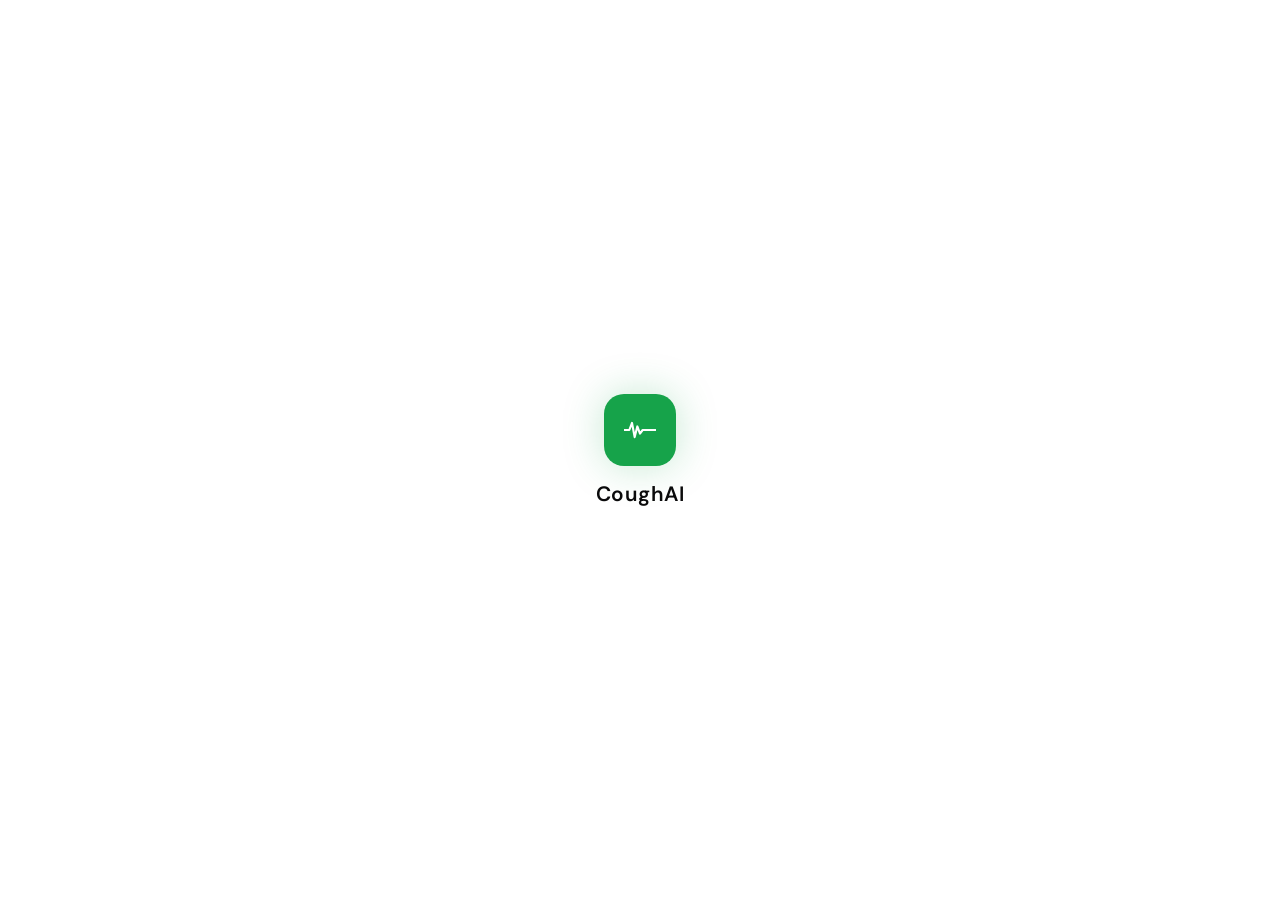
<file: index.html>
<!DOCTYPE html>
<html lang="th" data-doc-title="doc.app.title">
<head>
    <meta charset="UTF-8">
    <meta name="viewport" content="width=device-width, initial-scale=1.0, viewport-fit=cover">
    <title>CoughAI — วิเคราะห์การไอ</title>
    <!-- Open Graph / Link preview -->
    <meta property="og:type" content="website">
    <meta property="og:site_name" content="CoughAI">
    <meta property="og:title" content="CoughAI — วิเคราะห์เสียงไอด้วย AI">
    <meta property="og:description" content="อัด/อัปโหลดเสียงไอ รู้ผลใน 5 วินาที · คัดกรองโควิด/อาการทางเดินหายใจ">
    <meta property="og:image" content="https://smart-cough-detection-system-985046969554.asia-southeast3.run.app/og-cover.png">
    <meta property="og:image:width" content="1200">
    <meta property="og:image:height" content="630">
    <meta property="og:url" content="https://smart-cough-detection-system-985046969554.asia-southeast3.run.app/app">
    <meta name="twitter:card" content="summary_large_image">
    <meta name="twitter:title" content="CoughAI — วิเคราะห์เสียงไอด้วย AI">
    <meta name="twitter:image" content="https://smart-cough-detection-system-985046969554.asia-southeast3.run.app/og-cover.png">
    <link rel="preconnect" href="https://fonts.googleapis.com">
    <link href="https://fonts.googleapis.com/css2?family=DM+Sans:ital,wght@0,300;0,400;0,500;0,600;1,300&display=swap" rel="stylesheet">
    <link rel="stylesheet" href="style.css">
    <style>
        /* ── คำแนะนำ + ปุ่ม action (ของใหม่ ใช้โทนเดิม) ── */
        .reco-block { margin-top: 4px; }
        .reco-text {
            font-size: 0.92rem;
            line-height: 1.6;
            color: var(--text1, #1c1c1e);
            margin: 6px 0 0;
        }
        .reco-disclaimer {
            font-size: 0.74rem;
            line-height: 1.5;
            color: var(--text3, #9a9a9e);
            margin: 10px 0 0;
        }
        .action-row {
            display: flex;
            gap: 10px;
            margin-top: 16px;
        }
        .action-row .action-btn { flex: 1; justify-content: center; }
        .action-outline {
            background: transparent;
            border: 1.5px solid var(--teal, #16a34a);
            color: var(--teal, #16a34a);
        }
        .action-btn svg { flex-shrink: 0; }

        /* ── call picker sheet ── */
        .call-list { display: flex; flex-direction: column; gap: 8px; margin: 8px 0 14px; }
        .call-item {
            display: flex; align-items: center; gap: 12px;
            padding: 13px 16px; border-radius: 14px;
            background: rgba(127,127,127,0.06);
            text-decoration: none; color: var(--text1, #1c1c1e);
            transition: background 0.18s;
        }
        .call-item:active { background: rgba(127,127,127,0.14); }
        .call-num { font-weight: 600; font-size: 1.05rem; letter-spacing: 0.02em; }
        .call-desc { font-size: 0.82rem; color: var(--text2, #6a6a6e); }
        .call-emoji { font-size: 1.3rem; }
        .custom-call-row { display: flex; gap: 8px; margin-top: 6px; }
        .custom-call-row input {
            flex: 1; padding: 12px 14px; border-radius: 12px;
            border: 1px solid var(--border, rgba(0,0,0,0.1));
            font-family: inherit; font-size: 0.95rem; outline: none;
        }
        .custom-call-row input:focus { border-color: var(--teal, #16a34a); }
        /* หมายเหตุ: .app-nav / .theme-toggle ย้ายไปไว้ใน style.css แล้ว (ที่เดียว) */
    </style>
    <script>
        // ตั้งธีมก่อน paint เพื่อกันจอกระพริบ (อ่านค่าที่ผู้ใช้เลือกไว้)
        (function(){try{var t=localStorage.getItem('coughai-theme');if(t)document.documentElement.setAttribute('data-theme',t);}catch(e){}})();
        function toggleTheme(){var el=document.documentElement,cur=el.getAttribute('data-theme');if(!cur)cur=matchMedia('(prefers-color-scheme: dark)').matches?'dark':'light';var n=cur==='dark'?'light':'dark';el.setAttribute('data-theme',n);try{localStorage.setItem('coughai-theme',n);}catch(e){}}
    </script>
    <script src="i18n.js"></script>
</head>
<body>

<!-- ═══ SPLASH ═══ -->
<div id="splash">
    <div class="splash-rings">
        <div class="ring r1"></div>
        <div class="ring r2"></div>
        <div class="ring r3"></div>
    </div>
    <div class="splash-core">
        <div class="splash-icon">
            <svg width="32" height="32" viewBox="0 0 36 20" fill="none">
                <path d="M0 10 H6 L9 2 L12 18 L15 6 L18 14 L21 10 H36"
                      stroke="white" stroke-width="2.4" stroke-linecap="round" stroke-linejoin="round"/>
            </svg>
        </div>
        <p class="splash-name">CoughAI</p>
    </div>
</div>

<!-- ═══ APP ═══ -->
<div id="app" class="app-hidden">

    <div class="safe-top"></div>

    <!-- Top Nav -->
    <nav class="app-nav">
        <a href="/" class="app-nav-logo">
            <div class="app-nav-icon">
                <svg width="14" height="9" viewBox="0 0 36 20" fill="none">
                    <path d="M0 10 H6 L9 2 L12 18 L15 6 L18 14 L21 10 H36"
                          stroke="white" stroke-width="2.6" stroke-linecap="round" stroke-linejoin="round"/>
                </svg>
            </div>
            <span>CoughAI</span>
        </a>
        <div class="app-nav-links">
            <a href="/" class="app-nav-link" data-i18n="nav.home">หน้าแรก</a>
            <a href="/app" class="app-nav-link active" data-i18n="nav.app">แอป</a>
            <a href="/dashboard" class="app-nav-link app-nav-dashboard">
                <span class="app-nav-dot"></span><span data-i18n="nav.dashboard">แดชบอร์ด</span>
            </a>
            <button class="lang-toggle" type="button" onclick="toggleLang()" aria-label="สลับภาษา" title="TH / EN">
                <span class="lang-label">EN</span>
            </button>
            <button class="theme-toggle" type="button" onclick="toggleTheme()" aria-label="สลับธีมมืด/สว่าง" title="สลับธีม">
                <svg class="icon-moon" viewBox="0 0 24 24" fill="none" stroke="currentColor" stroke-width="2" stroke-linecap="round" stroke-linejoin="round"><path d="M21 12.79A9 9 0 1 1 11.21 3 7 7 0 0 0 21 12.79z"/></svg>
                <svg class="icon-sun" viewBox="0 0 24 24" fill="none" stroke="currentColor" stroke-width="2" stroke-linecap="round" stroke-linejoin="round"><circle cx="12" cy="12" r="4"/><path d="M12 2v2M12 20v2M4.93 4.93l1.41 1.41M17.66 17.66l1.41 1.41M2 12h2M20 12h2M6.34 17.66l-1.41 1.41M19.07 4.93l-1.41 1.41"/></svg>
            </button>
        </div>
    </nav>

    <!-- Header -->
    <header class="page-header">
        <p class="page-eyebrow" id="app-date"></p>
        <h1 class="page-title" data-i18n="app.header.title">วิเคราะห์การไอ</h1>
    </header>

    <main class="page-scroll">

        <!-- Summary banner -->
        <div class="banner stagger-1">
            <div class="banner-icon">
                <svg width="18" height="18" viewBox="0 0 36 20" fill="none">
                    <path d="M0 10 H6 L9 2 L12 18 L15 6 L18 14 L21 10 H36"
                          stroke="white" stroke-width="2.6" stroke-linecap="round" stroke-linejoin="round"/>
                </svg>
            </div>
            <div class="banner-text">
                <p class="banner-title" data-i18n="app.banner.title">บันทึกหรืออัปโหลดเสียงไอ</p>
                <p class="banner-sub" data-i18n="app.banner.sub">วิเคราะห์ด้วย AI · ผลภายใน 5 วินาที</p>
            </div>
        </div>

        <p class="group-label stagger-2" data-i18n="app.group.start">เริ่มต้น</p>

        <!-- Input tiles -->
        <div class="tiles stagger-2" id="input-section">

            <div class="tile" id="record-section">
                <div class="tile-header">
                    <span class="chip chip-teal">
                        <svg width="11" height="11" viewBox="0 0 24 24" fill="none" stroke="currentColor" stroke-width="2.2">
                            <path d="M12 2a3 3 0 0 1 3 3v7a3 3 0 0 1-6 0V5a3 3 0 0 1 3-3z"/>
                            <path d="M19 10v2a7 7 0 0 1-14 0v-2"/>
                            <line x1="12" y1="19" x2="12" y2="22"/>
                        </svg>
                    </span>
                    <span class="tile-label" data-i18n="app.tile.record.label">บันทึกเสียง</span>
                </div>
                <p class="tile-big">5 <span class="tile-unit" data-i18n="app.tile.record.unit">วินาที</span></p>
                <p class="tile-desc" data-i18n="app.tile.record.desc">กดปุ่ม แล้วไอใส่ไมค์</p>

                <div class="wave-track">
                    <div class="wave-fill" id="audio-bar"></div>
                    <span class="wave-hint" id="waveform-label" data-i18n="app.wave.idle">รอสัญญาณเสียง</span>
                </div>

                <button id="record-button" class="action-btn action-teal">
                    <span class="rec-dot"></span>
                    <span id="record-text" data-i18n="app.record.start">เริ่มบันทึก</span>
                </button>
            </div>

            <div class="tile-divider"><span data-i18n="app.divider.or">หรือ</span></div>

            <div class="tile" id="upload-section">
                <div class="tile-header">
                    <span class="chip chip-orange">
                        <svg width="11" height="11" viewBox="0 0 24 24" fill="none" stroke="currentColor" stroke-width="2.2">
                            <path d="M21 15v4a2 2 0 0 1-2 2H5a2 2 0 0 1-2-2v-4"/>
                            <polyline points="17 8 12 3 7 8"/>
                            <line x1="12" y1="3" x2="12" y2="15"/>
                        </svg>
                    </span>
                    <span class="tile-label" data-i18n="app.tile.upload.label">อัปโหลด</span>
                </div>
                <p class="tile-big" data-i18n="app.tile.upload.big">ไฟล์เสียง</p>
                <p class="tile-desc">.wav · .mp3 · .webm</p>

                <label for="audio-upload" class="drop-zone" id="drop-zone">
                    <svg width="20" height="20" viewBox="0 0 24 24" fill="none" stroke="currentColor" stroke-width="1.4" opacity="0.35">
                        <path d="M14 2H6a2 2 0 0 0-2 2v16a2 2 0 0 0 2 2h12a2 2 0 0 0 2-2V8z"/>
                        <polyline points="14 2 14 8 20 8"/>
                        <line x1="12" y1="11" x2="12" y2="17"/>
                        <line x1="9" y1="14" x2="15" y2="14"/>
                    </svg>
                    <span class="drop-hint" data-i18n="app.drop.hint">แตะเพื่อเลือกไฟล์</span>
                    <span id="file-name" class="drop-chosen"></span>
                </label>
                <input type="file" id="audio-upload" accept="audio/*" style="display:none">
            </div>

        </div>

        <!-- ── Result ── -->
        <div id="result-section" style="display:none">

            <p class="group-label" data-i18n="app.group.result">ผลวิเคราะห์</p>

            <div class="result-loading" id="result-loading">
                <div class="ios-spinner">
                    <div></div><div></div><div></div><div></div>
                    <div></div><div></div><div></div><div></div>
                </div>
                <p id="status-message" class="loading-label" data-i18n="app.loading">กำลังวิเคราะห์...</p>
            </div>

            <div class="tile result-tile" id="result-card" style="display:none">
                <div class="result-top">
                    <div class="result-badge" id="result-badge">
                        <svg id="badge-icon" width="20" height="20" viewBox="0 0 24 24" fill="none" stroke="white" stroke-width="2.4">
                            <polyline points="20 6 9 17 4 12"/>
                        </svg>
                    </div>
                    <div class="result-info">
                        <p class="result-category" data-i18n="app.result.category">การคัดกรอง</p>
                        <p class="result-label" id="prediction-label">—</p>
                    </div>
                </div>

                <p class="result-conf" id="confidence-score"></p>

                <div class="h-divider"></div>

                <p class="prob-head" data-i18n="app.prob.head">ความน่าจะเป็น</p>
                <div id="probability-bar-container"></div>

                <!-- ── คำแนะนำเบื้องต้น (ของใหม่) ── -->
                <div class="h-divider"></div>
                <div class="reco-block">
                    <p class="prob-head" data-i18n="app.reco.head">คำแนะนำเบื้องต้น</p>
                    <p class="reco-text" id="reco-text">—</p>
                    <p class="reco-disclaimer" data-i18n="app.reco.disclaimer">
                        * ผลนี้เป็นการคัดกรองเบื้องต้นด้วย AI ไม่ใช่การวินิจฉัยทางการแพทย์
                        หากมีอาการน่ากังวล โปรดพบแพทย์เพื่อตรวจยืนยัน
                    </p>
                </div>

                <!-- ── ปุ่ม action (ของใหม่) ── -->
                <div class="action-row">
                    <button id="hospital-btn" class="action-btn action-teal">
                        <svg width="15" height="15" viewBox="0 0 24 24" fill="none" stroke="currentColor" stroke-width="2.2">
                            <path d="M21 10c0 7-9 13-9 13s-9-6-9-13a9 9 0 0 1 18 0z"/>
                            <line x1="12" y1="7" x2="12" y2="13"/><line x1="9" y1="10" x2="15" y2="10"/>
                        </svg>
                        <span data-i18n="app.btn.hospital">รพ. ใกล้ฉัน</span>
                    </button>
                    <button id="call-btn" class="action-btn action-outline">
                        <svg width="15" height="15" viewBox="0 0 24 24" fill="none" stroke="currentColor" stroke-width="2.2">
                            <path d="M22 16.92v3a2 2 0 0 1-2.18 2 19.79 19.79 0 0 1-8.63-3.07 19.5 19.5 0 0 1-6-6 19.79 19.79 0 0 1-3.07-8.67A2 2 0 0 1 4.11 2h3a2 2 0 0 1 2 1.72c.13.96.36 1.9.7 2.81a2 2 0 0 1-.45 2.11L8.09 9.91a16 16 0 0 0 6 6l1.27-1.27a2 2 0 0 1 2.11-.45c.91.34 1.85.57 2.81.7A2 2 0 0 1 22 16.92z"/>
                        </svg>
                        <span data-i18n="app.btn.call">โทรปรึกษาแพทย์</span>
                    </button>
                </div>

                <button id="reset-button" class="ghost-btn" style="margin-top:14px">
                    <svg width="13" height="13" viewBox="0 0 24 24" fill="none" stroke="currentColor" stroke-width="2">
                        <path d="M3 12a9 9 0 1 0 9-9 9.75 9.75 0 0 0-6.74 2.74L3 8"/>
                        <path d="M3 3v5h5"/>
                    </svg>
                    <span data-i18n="app.btn.again">วิเคราะห์อีกครั้ง</span>
                </button>
            </div>
        </div>

        <div style="height:60px"></div>
    </main>

</div>

<!-- Modal (info / error) -->
<div id="message-modal" class="sheet-overlay" style="display:none">
    <div class="sheet">
        <div class="sheet-handle"></div>
        <div class="sheet-icon">
            <svg width="24" height="24" viewBox="0 0 24 24" fill="none" stroke="currentColor" stroke-width="1.6">
                <circle cx="12" cy="12" r="10"/>
                <line x1="12" y1="8" x2="12" y2="12"/>
                <line x1="12" y1="16" x2="12.01" y2="16"/>
            </svg>
        </div>
        <h3 id="modal-title" class="sheet-title"></h3>
        <p id="modal-message" class="sheet-msg"></p>
        <button id="modal-ok-button" class="action-btn action-teal" style="width:100%;justify-content:center" data-i18n="modal.ok">ตกลง</button>
    </div>
</div>

<!-- Call picker sheet (ของใหม่) -->
<div id="call-modal" class="sheet-overlay" style="display:none">
    <div class="sheet">
        <div class="sheet-handle"></div>
        <h3 class="sheet-title" data-i18n="call.title">โทรปรึกษา</h3>
        <p class="sheet-msg" style="margin-bottom:6px" data-i18n="call.sub">เลือกสายด่วนสุขภาพ หรือกรอกเบอร์ รพ. ที่ต้องการ</p>

        <div class="call-list">
            <a href="tel:1669" class="call-item">
                <span class="call-emoji">🚑</span>
                <span><span class="call-num">1669</span><br><span class="call-desc" data-i18n="call.1669">เจ็บป่วยฉุกเฉิน (การแพทย์ฉุกเฉิน)</span></span>
            </a>
            <a href="tel:1422" class="call-item">
                <span class="call-emoji">🦠</span>
                <span><span class="call-num">1422</span><br><span class="call-desc" data-i18n="call.1422">กรมควบคุมโรค (โควิด / โรคติดต่อ)</span></span>
            </a>
            <a href="tel:1330" class="call-item">
                <span class="call-emoji">🏥</span>
                <span><span class="call-num">1330</span><br><span class="call-desc" data-i18n="call.1330">สปสช. (สิทธิรักษา / สอบถามทั่วไป)</span></span>
            </a>
        </div>

        <div class="custom-call-row">
            <input id="custom-tel" type="tel" inputmode="tel" placeholder="เบอร์ รพ. ที่ต้องการโทร" data-i18n-ph="call.placeholder">
            <button id="custom-call-btn" class="action-btn action-teal" style="padding:12px 18px" data-i18n="call.btn">โทร</button>
        </div>

        <button id="call-cancel" class="ghost-btn" style="width:100%;justify-content:center;margin-top:12px" data-i18n="call.close">ปิด</button>
    </div>
</div>

<script src="script.js"></script>
</body>
</html>
</file>
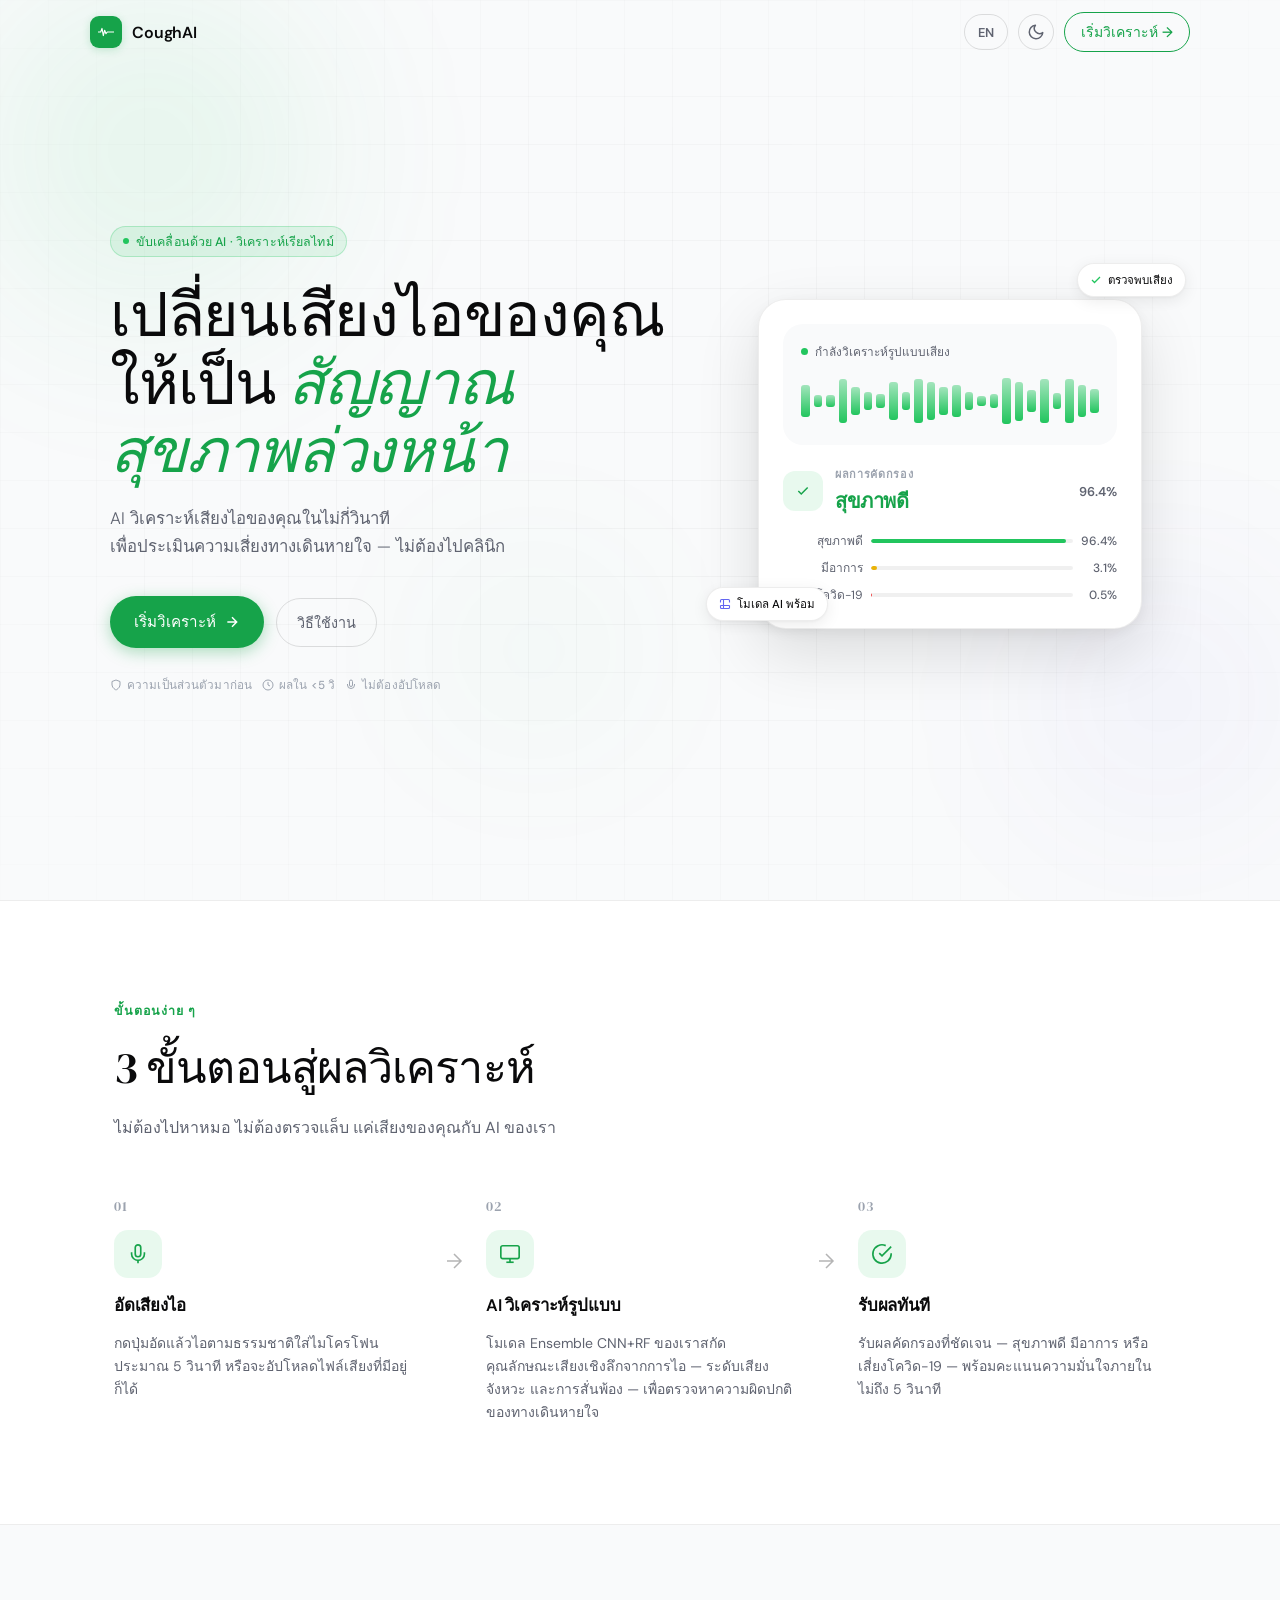
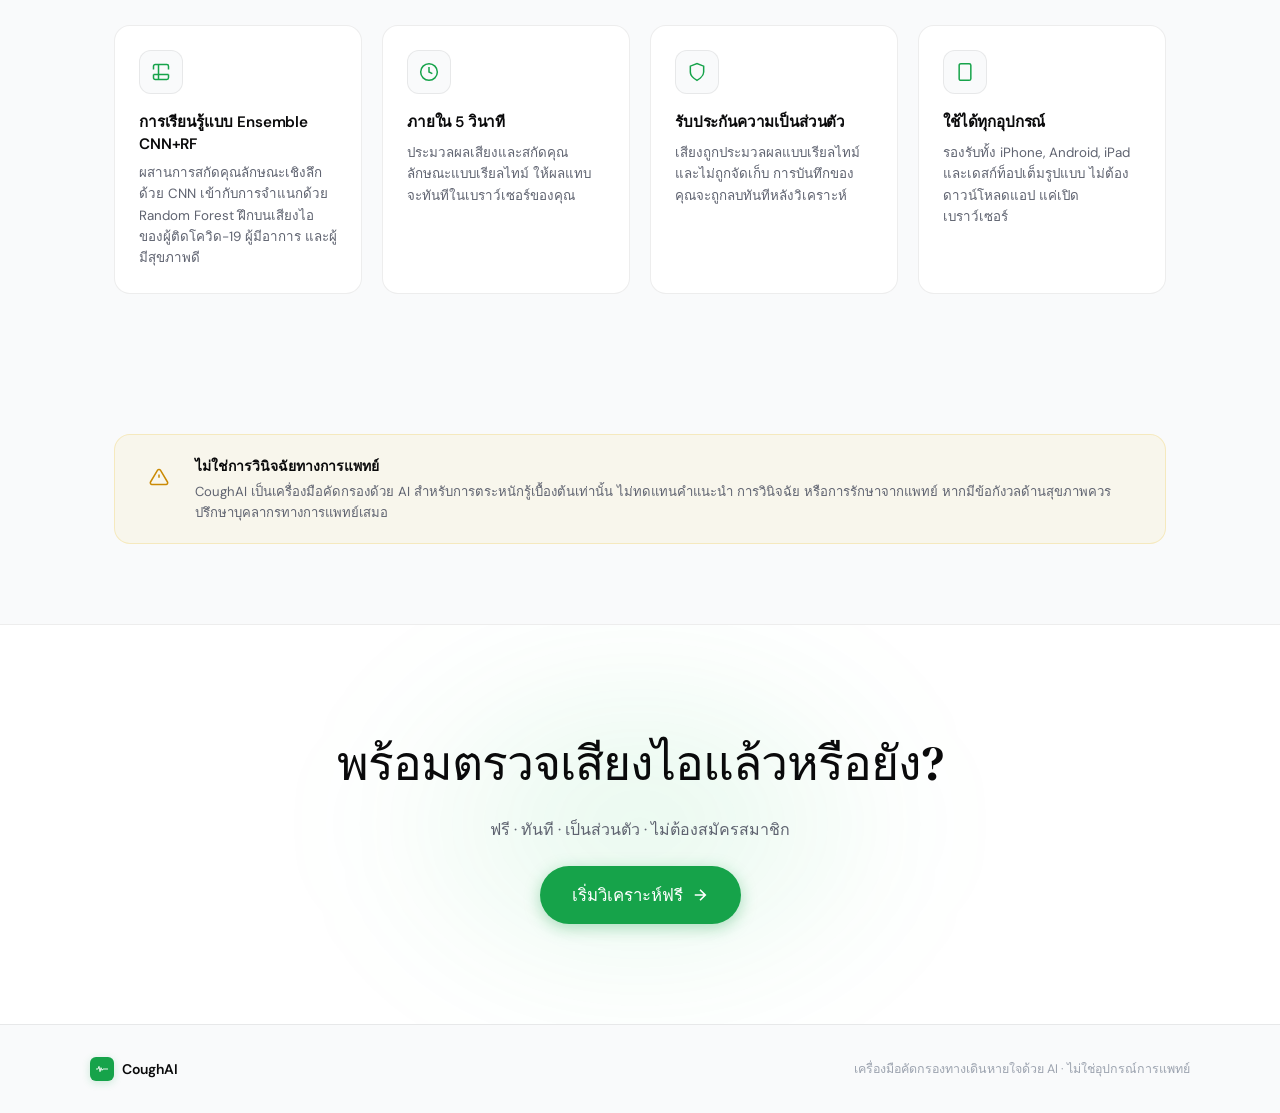
<file: homepage.html>
<!DOCTYPE html>
<html lang="th" data-doc-title="doc.home.title">
<head>
    <meta charset="UTF-8">
    <meta name="viewport" content="width=device-width, initial-scale=1.0, viewport-fit=cover">
    <title>CoughAI — คัดกรองสุขภาพทางเดินหายใจ</title>
    <!-- Open Graph / Link preview (รูปปกตอนแชร์ลิงก์) -->
    <meta property="og:type" content="website">
    <meta property="og:site_name" content="CoughAI">
    <meta property="og:title" content="CoughAI — คัดกรองสุขภาพทางเดินหายใจด้วย AI">
    <meta property="og:description" content="วิเคราะห์เสียงไอด้วย AI รู้ผลใน 5 วินาที · คัดกรองโควิด/อาการทางเดินหายใจ · ฟรี ไม่ต้องติดตั้งแอป">
    <meta property="og:image" content="https://smart-cough-detection-system-985046969554.asia-southeast3.run.app/og-cover.png">
    <meta property="og:image:width" content="1200">
    <meta property="og:image:height" content="630">
    <meta property="og:url" content="https://smart-cough-detection-system-985046969554.asia-southeast3.run.app/">
    <meta name="twitter:card" content="summary_large_image">
    <meta name="twitter:title" content="CoughAI — คัดกรองสุขภาพทางเดินหายใจด้วย AI">
    <meta name="twitter:description" content="วิเคราะห์เสียงไอด้วย AI รู้ผลใน 5 วินาที">
    <meta name="twitter:image" content="https://smart-cough-detection-system-985046969554.asia-southeast3.run.app/og-cover.png">
    <link rel="preconnect" href="https://fonts.googleapis.com">
    <link href="https://fonts.googleapis.com/css2?family=DM+Sans:ital,wght@0,300;0,400;0,500;0,600;1,300&family=DM+Serif+Display:ital@0;1&display=swap" rel="stylesheet">
    <link rel="stylesheet" href="homepage.css">
    <script>
        // ตั้งธีมก่อน paint เพื่อกันจอกระพริบ
        (function(){try{var t=localStorage.getItem('coughai-theme');if(t)document.documentElement.setAttribute('data-theme',t);}catch(e){}})();
        function toggleTheme(){var el=document.documentElement,cur=el.getAttribute('data-theme');if(!cur)cur=matchMedia('(prefers-color-scheme: dark)').matches?'dark':'light';var n=cur==='dark'?'light':'dark';el.setAttribute('data-theme',n);try{localStorage.setItem('coughai-theme',n);}catch(e){}}
    </script>
    <script src="i18n.js"></script>
</head>
<body>

<!-- ══ NAV ══ -->
<nav class="nav" id="nav">
    <div class="nav-inner">
        <a href="/" class="nav-logo">
            <div class="nav-logo-icon">
                <svg width="16" height="10" viewBox="0 0 36 20" fill="none">
                    <path d="M0 10 H6 L9 2 L12 18 L15 6 L18 14 L21 10 H36"
                          stroke="white" stroke-width="2.6" stroke-linecap="round" stroke-linejoin="round"/>
                </svg>
            </div>
            <span>CoughAI</span>
        </a>
        <div class="nav-right">
            <button class="lang-toggle" type="button" onclick="toggleLang()" aria-label="Switch language" title="TH / EN">
                <span class="lang-label">EN</span>
            </button>
            <button class="theme-toggle" type="button" onclick="toggleTheme()" aria-label="Toggle dark mode" title="Toggle theme">
                <svg class="icon-moon" viewBox="0 0 24 24" fill="none" stroke="currentColor" stroke-width="2" stroke-linecap="round" stroke-linejoin="round"><path d="M21 12.79A9 9 0 1 1 11.21 3 7 7 0 0 0 21 12.79z"/></svg>
                <svg class="icon-sun" viewBox="0 0 24 24" fill="none" stroke="currentColor" stroke-width="2" stroke-linecap="round" stroke-linejoin="round"><circle cx="12" cy="12" r="4"/><path d="M12 2v2M12 20v2M4.93 4.93l1.41 1.41M17.66 17.66l1.41 1.41M2 12h2M20 12h2M6.34 17.66l-1.41 1.41M19.07 4.93l-1.41 1.41"/></svg>
            </button>
            <a href="/app" class="nav-cta" data-i18n="home.cta">เริ่มวิเคราะห์ →</a>
        </div>
    </div>
</nav>

<!-- ══ HERO ══ -->
<section class="hero">
    <!-- Ambient background -->
    <div class="hero-ambient">
        <div class="ambient-blob blob-1"></div>
        <div class="ambient-blob blob-2"></div>
        <div class="ambient-blob blob-3"></div>
        <div class="hero-grid"></div>
    </div>

    <div class="hero-content">
        <!-- Pill badge -->
        <div class="hero-badge reveal-1">
            <span class="badge-dot"></span>
            <span data-i18n="home.badge">ขับเคลื่อนด้วย AI · วิเคราะห์เรียลไทม์</span>
        </div>

        <!-- Headline -->
        <h1 class="hero-headline reveal-2" data-i18n-html="home.headline">
            เปลี่ยนเสียงไอของคุณ<br>
            ให้เป็น <em>สัญญาณสุขภาพล่วงหน้า</em>
        </h1>

        <!-- Subheadline -->
        <p class="hero-sub reveal-3" data-i18n-html="home.sub">
            AI วิเคราะห์เสียงไอของคุณในไม่กี่วินาที<br class="desktop-br">เพื่อประเมินความเสี่ยงทางเดินหายใจ — ไม่ต้องไปคลินิก
        </p>

        <!-- CTA -->
        <div class="hero-actions reveal-4">
            <a href="/app" class="btn-primary">
                <span data-i18n="home.start">เริ่มวิเคราะห์</span>
                <svg width="16" height="16" viewBox="0 0 24 24" fill="none" stroke="currentColor" stroke-width="2.2">
                    <path d="M5 12h14M12 5l7 7-7 7"/>
                </svg>
            </a>
            <a href="#how" class="btn-ghost" data-i18n="home.how">วิธีใช้งาน</a>
        </div>

        <!-- Trust badges -->
        <div class="trust-row reveal-5">
            <span class="trust-badge">
                <svg width="12" height="12" viewBox="0 0 24 24" fill="none" stroke="currentColor" stroke-width="2">
                    <path d="M12 22s8-4 8-10V5l-8-3-8 3v7c0 6 8 10 8 10z"/>
                </svg>
                <span data-i18n="home.trust.privacy">ความเป็นส่วนตัวมาก่อน</span>
            </span>
            <span class="trust-badge">
                <svg width="12" height="12" viewBox="0 0 24 24" fill="none" stroke="currentColor" stroke-width="2">
                    <circle cx="12" cy="12" r="10"/>
                    <polyline points="12 6 12 12 16 14"/>
                </svg>
                <span data-i18n="home.trust.fast">ผลใน &lt;5 วิ</span>
            </span>
            <span class="trust-badge">
                <svg width="12" height="12" viewBox="0 0 24 24" fill="none" stroke="currentColor" stroke-width="2">
                    <path d="M12 2a3 3 0 0 1 3 3v7a3 3 0 0 1-6 0V5a3 3 0 0 1 3-3z"/>
                    <path d="M19 10v2a7 7 0 0 1-14 0v-2"/>
                </svg>
                <span data-i18n="home.trust.noupload">ไม่ต้องอัปโหลด</span>
            </span>
        </div>
    </div>

    <!-- Hero visual -->
    <div class="hero-visual reveal-4">
        <div class="visual-card">
            <!-- Waveform animation -->
            <div class="waveform-wrapper">
                <div class="waveform-label">
                    <span class="waveform-dot"></span>
                    <span data-i18n="home.visual.analyzing">กำลังวิเคราะห์รูปแบบเสียง</span>
                </div>
                <div class="waveform">
                    <div class="wbar" style="--h:30%"></div>
                    <div class="wbar" style="--h:55%"></div>
                    <div class="wbar" style="--h:80%"></div>
                    <div class="wbar" style="--h:45%"></div>
                    <div class="wbar" style="--h:90%"></div>
                    <div class="wbar" style="--h:60%"></div>
                    <div class="wbar" style="--h:75%"></div>
                    <div class="wbar" style="--h:35%"></div>
                    <div class="wbar" style="--h:85%"></div>
                    <div class="wbar" style="--h:50%"></div>
                    <div class="wbar" style="--h:70%"></div>
                    <div class="wbar" style="--h:40%"></div>
                    <div class="wbar" style="--h:95%"></div>
                    <div class="wbar" style="--h:55%"></div>
                    <div class="wbar" style="--h:30%"></div>
                    <div class="wbar" style="--h:65%"></div>
                    <div class="wbar" style="--h:45%"></div>
                    <div class="wbar" style="--h:80%"></div>
                    <div class="wbar" style="--h:60%"></div>
                    <div class="wbar" style="--h:35%"></div>
                    <div class="wbar" style="--h:75%"></div>
                    <div class="wbar" style="--h:50%"></div>
                    <div class="wbar" style="--h:88%"></div>
                    <div class="wbar" style="--h:42%"></div>
                </div>
            </div>

            <!-- Result preview -->
            <div class="result-preview">
                <div class="rp-header">
                    <div class="rp-icon healthy">
                        <svg width="14" height="14" viewBox="0 0 24 24" fill="none" stroke="currentColor" stroke-width="2.5">
                            <polyline points="20 6 9 17 4 12"/>
                        </svg>
                    </div>
                    <div>
                        <p class="rp-label" data-i18n="home.visual.diagnosis">ผลการคัดกรอง</p>
                        <p class="rp-value healthy" data-i18n="label.healthy">สุขภาพดี</p>
                    </div>
                    <span class="rp-conf">96.4%</span>
                </div>
                <div class="rp-bars">
                    <div class="rp-bar-row">
                        <span data-i18n="label.healthy">สุขภาพดี</span>
                        <div class="rp-track"><div class="rp-fill" style="width:96.4%; background:#22c55e"></div></div>
                        <span>96.4%</span>
                    </div>
                    <div class="rp-bar-row">
                        <span data-i18n="label.symptomatic">มีอาการ</span>
                        <div class="rp-track"><div class="rp-fill" style="width:3.1%; background:#eab308"></div></div>
                        <span>3.1%</span>
                    </div>
                    <div class="rp-bar-row">
                        <span data-i18n="label.covid">โควิด-19</span>
                        <div class="rp-track"><div class="rp-fill" style="width:0.5%; background:#ef4444"></div></div>
                        <span>0.5%</span>
                    </div>
                </div>
            </div>
        </div>

        <!-- Floating chips -->
        <div class="float-chip chip-a">
            <svg width="12" height="12" viewBox="0 0 24 24" fill="none" stroke="#22c55e" stroke-width="2.5">
                <polyline points="20 6 9 17 4 12"/>
            </svg>
            <span data-i18n="home.chip.sound">ตรวจพบเสียง</span>
        </div>
        <div class="float-chip chip-b">
            <svg width="12" height="12" viewBox="0 0 24 24" fill="none" stroke="#6366f1" stroke-width="2.2">
                <path d="M9 3H5a2 2 0 0 0-2 2v4m6-6h10a2 2 0 0 1 2 2v4M9 3v18m0 0h10a2 2 0 0 0 2-2v-4M9 21H5a2 2 0 0 1-2-2v-4m0 0h18"/>
            </svg>
            <span data-i18n="home.chip.model">โมเดล AI พร้อม</span>
        </div>
    </div>
</section>

<!-- ══ HOW IT WORKS ══ -->
<section class="how" id="how">
    <div class="section-inner">
        <div class="section-eyebrow scroll-reveal" data-i18n="home.how.eyebrow">ขั้นตอนง่าย ๆ</div>
        <h2 class="section-title scroll-reveal" data-i18n="home.how.title">3 ขั้นตอนสู่ผลวิเคราะห์</h2>
        <p class="section-sub scroll-reveal" data-i18n="home.how.sub">ไม่ต้องไปหาหมอ ไม่ต้องตรวจแล็บ แค่เสียงของคุณกับ AI ของเรา</p>

        <div class="steps">
            <div class="step scroll-reveal-stagger" style="--delay:0s">
                <div class="step-num">01</div>
                <div class="step-icon">
                    <svg width="22" height="22" viewBox="0 0 24 24" fill="none" stroke="currentColor" stroke-width="1.8">
                        <path d="M12 2a3 3 0 0 1 3 3v7a3 3 0 0 1-6 0V5a3 3 0 0 1 3-3z"/>
                        <path d="M19 10v2a7 7 0 0 1-14 0v-2"/>
                        <line x1="12" y1="19" x2="12" y2="22"/>
                    </svg>
                </div>
                <h3 class="step-title" data-i18n="home.step1.title">อัดเสียงไอ</h3>
                <p class="step-desc" data-i18n="home.step1.desc">กดปุ่มอัดแล้วไอตามธรรมชาติใส่ไมโครโฟนประมาณ 5 วินาที หรือจะอัปโหลดไฟล์เสียงที่มีอยู่ก็ได้</p>
            </div>

            <div class="step-connector scroll-reveal">
                <svg width="24" height="24" viewBox="0 0 24 24" fill="none" stroke="currentColor" stroke-width="1.5" opacity="0.3">
                    <path d="M5 12h14M12 5l7 7-7 7"/>
                </svg>
            </div>

            <div class="step scroll-reveal-stagger" style="--delay:0.1s">
                <div class="step-num">02</div>
                <div class="step-icon">
                    <svg width="22" height="22" viewBox="0 0 24 24" fill="none" stroke="currentColor" stroke-width="1.8">
                        <rect x="2" y="3" width="20" height="14" rx="2"/>
                        <line x1="8" y1="21" x2="16" y2="21"/>
                        <line x1="12" y1="17" x2="12" y2="21"/>
                    </svg>
                </div>
                <h3 class="step-title" data-i18n="home.step2.title">AI วิเคราะห์รูปแบบ</h3>
                <p class="step-desc" data-i18n="home.step2.desc">โมเดล Ensemble CNN+RF ของเราสกัดคุณลักษณะเสียงเชิงลึกจากการไอ — ระดับเสียง จังหวะ และการสั่นพ้อง — เพื่อตรวจหาความผิดปกติของทางเดินหายใจ</p>
            </div>

            <div class="step-connector scroll-reveal">
                <svg width="24" height="24" viewBox="0 0 24 24" fill="none" stroke="currentColor" stroke-width="1.5" opacity="0.3">
                    <path d="M5 12h14M12 5l7 7-7 7"/>
                </svg>
            </div>

            <div class="step scroll-reveal-stagger" style="--delay:0.2s">
                <div class="step-num">03</div>
                <div class="step-icon">
                    <svg width="22" height="22" viewBox="0 0 24 24" fill="none" stroke="currentColor" stroke-width="1.8">
                        <path d="M22 11.08V12a10 10 0 1 1-5.93-9.14"/>
                        <polyline points="22 4 12 14.01 9 11.01"/>
                    </svg>
                </div>
                <h3 class="step-title" data-i18n="home.step3.title">รับผลทันที</h3>
                <p class="step-desc" data-i18n="home.step3.desc">รับผลคัดกรองที่ชัดเจน — สุขภาพดี มีอาการ หรือเสี่ยงโควิด-19 — พร้อมคะแนนความมั่นใจภายในไม่ถึง 5 วินาที</p>
            </div>
        </div>
    </div>
</section>

<!-- ══ FEATURES ══ -->
<section class="features">
    <div class="section-inner">
        <div class="features-grid">
            <div class="feature-card scroll-reveal-stagger" style="--delay:0s">
                <div class="feature-icon">
                    <svg width="20" height="20" viewBox="0 0 24 24" fill="none" stroke="currentColor" stroke-width="1.8">
                        <path d="M9 3H5a2 2 0 0 0-2 2v4m6-6h10a2 2 0 0 1 2 2v4M9 3v18m0 0h10a2 2 0 0 0 2-2v-4M9 21H5a2 2 0 0 1-2-2v-4m0 0h18"/>
                    </svg>
                </div>
                <h4 data-i18n="home.feat1.title">การเรียนรู้แบบ Ensemble CNN+RF</h4>
                <p data-i18n="home.feat1.desc">ผสานการสกัดคุณลักษณะเชิงลึกด้วย CNN เข้ากับการจำแนกด้วย Random Forest ฝึกบนเสียงไอของผู้ติดโควิด-19 ผู้มีอาการ และผู้มีสุขภาพดี</p>
            </div>
            <div class="feature-card scroll-reveal-stagger" style="--delay:0.08s">
                <div class="feature-icon">
                    <svg width="20" height="20" viewBox="0 0 24 24" fill="none" stroke="currentColor" stroke-width="1.8">
                        <circle cx="12" cy="12" r="10"/>
                        <polyline points="12 6 12 12 16 14"/>
                    </svg>
                </div>
                <h4 data-i18n="home.feat2.title">ภายใน 5 วินาที</h4>
                <p data-i18n="home.feat2.desc">ประมวลผลเสียงและสกัดคุณลักษณะแบบเรียลไทม์ ให้ผลแทบจะทันทีในเบราว์เซอร์ของคุณ</p>
            </div>
            <div class="feature-card scroll-reveal-stagger" style="--delay:0.16s">
                <div class="feature-icon">
                    <svg width="20" height="20" viewBox="0 0 24 24" fill="none" stroke="currentColor" stroke-width="1.8">
                        <path d="M12 22s8-4 8-10V5l-8-3-8 3v7c0 6 8 10 8 10z"/>
                    </svg>
                </div>
                <h4 data-i18n="home.feat3.title">รับประกันความเป็นส่วนตัว</h4>
                <p data-i18n="home.feat3.desc">เสียงถูกประมวลผลแบบเรียลไทม์และไม่ถูกจัดเก็บ การบันทึกของคุณจะถูกลบทันทีหลังวิเคราะห์</p>
            </div>
            <div class="feature-card scroll-reveal-stagger" style="--delay:0.24s">
                <div class="feature-icon">
                    <svg width="20" height="20" viewBox="0 0 24 24" fill="none" stroke="currentColor" stroke-width="1.8">
                        <rect x="5" y="2" width="14" height="20" rx="2"/>
                        <line x1="12" y1="18" x2="12.01" y2="18"/>
                    </svg>
                </div>
                <h4 data-i18n="home.feat4.title">ใช้ได้ทุกอุปกรณ์</h4>
                <p data-i18n="home.feat4.desc">รองรับทั้ง iPhone, Android, iPad และเดสก์ท็อปเต็มรูปแบบ ไม่ต้องดาวน์โหลดแอป แค่เปิดเบราว์เซอร์</p>
            </div>
        </div>
    </div>
</section>

<!-- ══ DISCLAIMER ══ -->
<section class="disclaimer">
    <div class="section-inner">
        <div class="disclaimer-card scroll-reveal">
            <div class="disclaimer-icon">
                <svg width="20" height="20" viewBox="0 0 24 24" fill="none" stroke="currentColor" stroke-width="1.8">
                    <path d="M10.29 3.86L1.82 18a2 2 0 0 0 1.71 3h16.94a2 2 0 0 0 1.71-3L13.71 3.86a2 2 0 0 0-3.42 0z"/>
                    <line x1="12" y1="9" x2="12" y2="13"/>
                    <line x1="12" y1="17" x2="12.01" y2="17"/>
                </svg>
            </div>
            <div>
                <h4 data-i18n="home.disclaimer.title">ไม่ใช่การวินิจฉัยทางการแพทย์</h4>
                <p data-i18n="home.disclaimer.desc">CoughAI เป็นเครื่องมือคัดกรองด้วย AI สำหรับการตระหนักรู้เบื้องต้นเท่านั้น ไม่ทดแทนคำแนะนำ การวินิจฉัย หรือการรักษาจากแพทย์ หากมีข้อกังวลด้านสุขภาพควรปรึกษาบุคลากรทางการแพทย์เสมอ</p>
            </div>
        </div>
    </div>
</section>

<!-- ══ CTA BANNER ══ -->
<section class="cta-section">
    <div class="cta-ambient">
        <div class="cta-blob"></div>
    </div>
    <div class="section-inner cta-inner">
        <h2 class="cta-title scroll-reveal" data-i18n="home.cta2.title">พร้อมตรวจเสียงไอแล้วหรือยัง?</h2>
        <p class="cta-sub scroll-reveal" data-i18n="home.cta2.sub">ฟรี · ทันที · เป็นส่วนตัว · ไม่ต้องสมัครสมาชิก</p>
        <a href="/app" class="btn-primary btn-large scroll-reveal">
            <span data-i18n="home.cta2.btn">เริ่มวิเคราะห์ฟรี</span>
            <svg width="18" height="18" viewBox="0 0 24 24" fill="none" stroke="currentColor" stroke-width="2.2">
                <path d="M5 12h14M12 5l7 7-7 7"/>
            </svg>
        </a>
    </div>
</section>

<!-- ══ FOOTER ══ -->
<footer class="footer">
    <div class="footer-inner">
        <div class="footer-logo">
            <div class="nav-logo-icon small">
                <svg width="12" height="8" viewBox="0 0 36 20" fill="none">
                    <path d="M0 10 H6 L9 2 L12 18 L15 6 L18 14 L21 10 H36"
                          stroke="white" stroke-width="2.6" stroke-linecap="round" stroke-linejoin="round"/>
                </svg>
            </div>
            <span>CoughAI</span>
        </div>
        <p class="footer-note" data-i18n="home.footer">เครื่องมือคัดกรองทางเดินหายใจด้วย AI · ไม่ใช่อุปกรณ์การแพทย์</p>
    </div>
</footer>

<script src="homepage.js"></script>
</body>
</html>
</file>
<file: style.css>
/*
 * CoughAI — style.css (Light Theme)
 * Apple Health–inspired · white / soft gray palette · green accent
 */

@import url('https://fonts.googleapis.com/css2?family=DM+Sans:ital,wght@0,300;0,400;0,500;0,600;1,300&display=swap');

/* ─── Tokens ─────────────────────────────────────────────── */
:root {
    --bg:          #f2f2f7;     /* iOS system gray background */
    --bg2:         #e5e5ea;
    --card:        #ffffff;
    --card2:       #f9f9fb;
    --sep:         rgba(0,0,0,0.08);
    --text1:       #0a0a0b;
    --text2:       rgba(0,0,0,0.50);
    --text3:       rgba(0,0,0,0.28);
    --teal:        #16a34a;     /* Medical green */
    --teal-dim:    rgba(22,163,74,0.10);
    --orange:      #ea580c;
    --orange-dim:  rgba(234,88,12,0.10);
    --red:         #dc2626;
    --red-dim:     rgba(220,38,38,0.10);
    --yellow:      #ca8a04;
    --yellow-dim:  rgba(202,138,4,0.10);
    --blue:        #2563eb;
    --r-card:      16px;
    --r-sm:        10px;
    --font:        'DM Sans', -apple-system, BlinkMacSystemFont, sans-serif;
    --ease-spring: cubic-bezier(0.34, 1.56, 0.64, 1);
    --ease-out:    cubic-bezier(0.25, 0.46, 0.45, 0.94);
    --shadow-sm:   0 1px 3px rgba(0,0,0,0.06), 0 1px 2px rgba(0,0,0,0.04);
    --shadow-md:   0 4px 16px rgba(0,0,0,0.08), 0 1px 3px rgba(0,0,0,0.04);

    /* surfaces ที่เคย hardcode → ทำเป็น token เพื่อให้ dark mode ครอบคลุม */
    --splash-bg:   #ffffff;
    --track:       rgba(0,0,0,0.06);   /* แถบ progress / track พื้นหลัง */
    --dashed:      rgba(0,0,0,0.15);   /* เส้นประ drop-zone */
    --handle:      rgba(0,0,0,0.12);   /* ขีดจับ sheet */
    --spinner:     rgba(0,0,0,0.70);   /* แท่ง iOS spinner */
    --nav-bg:      rgba(255,255,255,0.82);
    --hover:       rgba(0,0,0,0.04);
}

/* ─── Dark theme tokens ──────────────────────────────────────
   ใช้ได้ 2 ทาง: ปุ่มสลับ (html[data-theme="dark"]) และตาม system
   ─────────────────────────────────────────────────────────── */
:root[data-theme="dark"] {
    --bg:          #000000;
    --bg2:         #1c1c1e;
    --card:        #1c1c1e;
    --card2:       #2c2c2e;
    --sep:         rgba(255,255,255,0.10);
    --text1:       #f5f5f7;
    --text2:       rgba(235,235,245,0.62);
    --text3:       rgba(235,235,245,0.32);
    --teal:        #2ecc71;
    --teal-dim:    rgba(46,204,113,0.16);
    --orange:      #ff9f0a;
    --orange-dim:  rgba(255,159,10,0.16);
    --red:         #ff453a;
    --red-dim:     rgba(255,69,58,0.16);
    --yellow:      #ffd60a;
    --yellow-dim:  rgba(255,214,10,0.16);
    --blue:        #0a84ff;
    --shadow-sm:   0 1px 3px rgba(0,0,0,0.4), 0 1px 2px rgba(0,0,0,0.3);
    --shadow-md:   0 4px 16px rgba(0,0,0,0.5), 0 1px 3px rgba(0,0,0,0.3);
    --splash-bg:   #000000;
    --track:       rgba(255,255,255,0.12);
    --dashed:      rgba(255,255,255,0.20);
    --handle:      rgba(255,255,255,0.20);
    --spinner:     rgba(255,255,255,0.85);
    --nav-bg:      rgba(28,28,30,0.80);
    --hover:       rgba(255,255,255,0.06);
}
@media (prefers-color-scheme: dark) {
    :root:not([data-theme="light"]) {
        --bg:          #000000;
        --bg2:         #1c1c1e;
        --card:        #1c1c1e;
        --card2:       #2c2c2e;
        --sep:         rgba(255,255,255,0.10);
        --text1:       #f5f5f7;
        --text2:       rgba(235,235,245,0.62);
        --text3:       rgba(235,235,245,0.32);
        --teal:        #2ecc71;
        --teal-dim:    rgba(46,204,113,0.16);
        --orange:      #ff9f0a;
        --orange-dim:  rgba(255,159,10,0.16);
        --red:         #ff453a;
        --red-dim:     rgba(255,69,58,0.16);
        --yellow:      #ffd60a;
        --yellow-dim:  rgba(255,214,10,0.16);
        --blue:        #0a84ff;
        --shadow-sm:   0 1px 3px rgba(0,0,0,0.4), 0 1px 2px rgba(0,0,0,0.3);
        --shadow-md:   0 4px 16px rgba(0,0,0,0.5), 0 1px 3px rgba(0,0,0,0.3);
        --splash-bg:   #000000;
        --track:       rgba(255,255,255,0.12);
        --dashed:      rgba(255,255,255,0.20);
        --handle:      rgba(255,255,255,0.20);
        --spinner:     rgba(255,255,255,0.85);
        --nav-bg:      rgba(28,28,30,0.80);
        --hover:       rgba(255,255,255,0.06);
    }
}

/* ─── Reset ──────────────────────────────────────────────── */
*, *::before, *::after { box-sizing: border-box; margin: 0; padding: 0; }
html { font-size: 16px; -webkit-font-smoothing: antialiased; }
body {
    background: var(--bg);
    color: var(--text1);
    font-family: var(--font);
    min-height: 100vh;
    overflow-x: hidden;
}

/* ─── SPLASH ─────────────────────────────────────────────── */
#splash {
    position: fixed;
    inset: 0;
    background: var(--splash-bg);
    display: flex;
    flex-direction: column;
    align-items: center;
    justify-content: center;
    z-index: 999;
    transition: opacity 0.5s var(--ease-out), transform 0.5s var(--ease-out);
}

#splash.splash-out {
    opacity: 0;
    transform: scale(1.06);
    pointer-events: none;
}

/* Expanding rings */
.splash-rings {
    position: absolute;
    inset: 0;
    display: flex;
    align-items: center;
    justify-content: center;
}

.ring {
    position: absolute;
    border-radius: 50%;
    border: 1px solid rgba(22,163,74,0.20);
    animation: ringExpand 2.4s var(--ease-out) forwards;
}
.r1 { width: 80px;  height: 80px;  animation-delay: 0s;    border-color: rgba(22,163,74,0.30); }
.r2 { width: 80px;  height: 80px;  animation-delay: 0.25s; border-color: rgba(22,163,74,0.18); }
.r3 { width: 80px;  height: 80px;  animation-delay: 0.5s;  border-color: rgba(22,163,74,0.08); }

@keyframes ringExpand {
    0%   { transform: scale(1);   opacity: 0.9; }
    100% { transform: scale(5.5); opacity: 0;   }
}

.splash-core {
    display: flex;
    flex-direction: column;
    align-items: center;
    gap: 14px;
    animation: splashFadeIn 0.6s var(--ease-out) 0.1s both;
}

@keyframes splashFadeIn {
    from { opacity: 0; transform: scale(0.85); }
    to   { opacity: 1; transform: scale(1); }
}

.splash-icon {
    width: 72px; height: 72px;
    background: var(--teal);
    border-radius: 20px;
    display: flex;
    align-items: center;
    justify-content: center;
    box-shadow: 0 0 40px rgba(22,163,74,0.25);
    animation: iconPulse 1.2s ease-in-out 0.4s infinite alternate;
}

@keyframes iconPulse {
    from { box-shadow: 0 0 20px rgba(22,163,74,0.20); }
    to   { box-shadow: 0 0 50px rgba(22,163,74,0.40); }
}

.splash-name {
    font-size: 1.3rem;
    font-weight: 600;
    letter-spacing: 0.02em;
    color: var(--text1);
}

/* ─── APP SHELL ──────────────────────────────────────────── */
.app-hidden {
    opacity: 0;
    transform: translateY(12px);
    transition: opacity 0.5s var(--ease-out), transform 0.5s var(--ease-out);
}
.app-hidden.app-visible {
    opacity: 1;
    transform: none;
}

.safe-top { height: env(safe-area-inset-top, 20px); min-height: 16px; }

/* Back link */
.back-nav {
    padding: 4px 20px 0;
    max-width: 600px;
    margin: 0 auto;
    display: flex;
    justify-content: center;
}

.back-link {
    display: inline-flex;
    align-items: center;
    gap: 5px;
    font-size: 0.82rem;
    color: var(--teal);
    font-weight: 500;
    text-decoration: none;
    transition: opacity 0.15s;
}

.back-link:hover { opacity: 0.7; }

/* ─── Header ─────────────────────────────────────────────── */
.page-header {
    padding: 8px 20px 16px;
    text-align: center;
    max-width: 600px;
    margin: 0 auto;
}

.page-eyebrow {
    font-size: 0.75rem;
    font-weight: 400;
    color: var(--text2);
    letter-spacing: 0.01em;
    margin-bottom: 4px;
}

.page-title {
    font-size: 2rem;
    font-weight: 600;
    letter-spacing: -0.03em;
    color: var(--text1);
    line-height: 1.1;
}

/* ─── Scroll area ────────────────────────────────────────── */
.page-scroll {
    padding: 16px 16px 0;
    max-width: 600px;
    margin: 0 auto;
}

/* ─── Banner (Health summary card) ──────────────────────── */
.banner {
    background: var(--card);
    border-radius: var(--r-card);
    padding: 16px;
    display: flex;
    align-items: center;
    gap: 14px;
    margin-bottom: 24px;
    box-shadow: var(--shadow-sm);
}

.banner-icon {
    width: 42px; height: 42px;
    background: var(--teal);
    border-radius: 12px;
    display: flex;
    align-items: center;
    justify-content: center;
    flex-shrink: 0;
    box-shadow: 0 0 0 0 rgba(22,163,74,0.35);
    animation: bannerPulse 2.5s ease-in-out infinite;
}

@keyframes bannerPulse {
    0%   { box-shadow: 0 0 0 0 rgba(22,163,74,0.35); }
    50%  { box-shadow: 0 0 0 8px rgba(22,163,74,0); }
    100% { box-shadow: 0 0 0 0 rgba(22,163,74,0); }
}

.banner-title {
    font-size: 0.92rem;
    font-weight: 600;
    color: var(--text1);
    margin-bottom: 2px;
}

.banner-sub {
    font-size: 0.78rem;
    color: var(--text2);
}

/* ─── Group label ────────────────────────────────────────── */
.group-label {
    font-size: 0.72rem;
    font-weight: 600;
    letter-spacing: 0.06em;
    text-transform: uppercase;
    color: var(--text2);
    padding: 0 4px;
    margin-bottom: 8px;
}

/* ─── Tiles ──────────────────────────────────────────────── */
.tiles {
    display: grid;
    grid-template-columns: 1fr auto 1fr;
    gap: 0;
    margin-bottom: 24px;
}

.tile {
    background: var(--card);
    border-radius: var(--r-card);
    padding: 16px;
    display: flex;
    flex-direction: column;
    gap: 6px;
    transition: transform 0.15s var(--ease-out), background 0.15s;
    box-shadow: var(--shadow-sm);
}
.tile:active { transform: scale(0.98); background: var(--card2); }

.tile-header {
    display: flex;
    align-items: center;
    gap: 8px;
    margin-bottom: 4px;
}

/* Chips */
.chip {
    width: 26px; height: 26px;
    border-radius: 8px;
    display: flex;
    align-items: center;
    justify-content: center;
    flex-shrink: 0;
}
.chip-teal   { background: var(--teal);   color: white; }
.chip-orange { background: var(--orange); color: white; }

.tile-label {
    font-size: 0.78rem;
    font-weight: 600;
    color: var(--text2);
    text-transform: uppercase;
    letter-spacing: 0.04em;
}

.tile-big {
    font-size: 1.5rem;
    font-weight: 600;
    letter-spacing: -0.02em;
    color: var(--text1);
    line-height: 1;
}
.tile-unit {
    font-size: 0.9rem;
    font-weight: 400;
    color: var(--text2);
}

.tile-desc {
    font-size: 0.78rem;
    color: var(--text2);
    margin-bottom: 6px;
}

/* Divider between tiles */
.tile-divider {
    display: flex;
    align-items: center;
    justify-content: center;
    width: 36px;
    padding: 8px 0;
}
.tile-divider span {
    font-size: 0.72rem;
    color: var(--text3);
    writing-mode: vertical-lr;
    letter-spacing: 0.08em;
}

/* ─── Wave track ─────────────────────────────────────────── */
.wave-track {
    position: relative;
    height: 28px;
    background: var(--track);
    border-radius: 8px;
    overflow: hidden;
    margin: 4px 0;
}

.wave-fill {
    height: 100%;
    width: 0%;
    background: var(--teal);
    border-radius: 8px;
    opacity: 0.6;
    transition: width 0.08s linear;
}

.wave-hint {
    position: absolute;
    inset: 0;
    display: flex;
    align-items: center;
    justify-content: center;
    font-size: 0.68rem;
    color: var(--text3);
    pointer-events: none;
    letter-spacing: 0.04em;
}

/* ─── Action buttons ─────────────────────────────────────── */
.action-btn {
    display: inline-flex;
    align-items: center;
    gap: 7px;
    padding: 9px 16px;
    border-radius: 50px;
    border: none;
    font-family: var(--font);
    font-size: 0.85rem;
    font-weight: 600;
    cursor: pointer;
    transition: transform 0.15s var(--ease-spring), opacity 0.15s, box-shadow 0.15s;
    align-self: flex-start;
}
.action-btn:active { transform: scale(0.94); opacity: 0.8; }

.action-teal {
    background: var(--teal);
    color: white;
    box-shadow: 0 2px 10px rgba(22,163,74,0.25);
}

.action-teal:hover {
    box-shadow: 0 4px 16px rgba(22,163,74,0.35);
}

.rec-dot {
    width: 7px; height: 7px;
    border-radius: 50%;
    background: currentColor;
    opacity: 0.8;
}

.action-btn.recording {
    background: var(--red);
    color: #fff;
    box-shadow: 0 2px 10px rgba(220,38,38,0.25);
}
.action-btn.recording .rec-dot {
    animation: blink 0.9s ease-in-out infinite;
}
@keyframes blink {
    0%,100% { opacity: 0.9; }
    50%      { opacity: 0.15; }
}

/* ─── Drop zone ──────────────────────────────────────────── */
.drop-zone {
    display: flex;
    flex-direction: column;
    align-items: center;
    gap: 5px;
    padding: 14px 10px;
    border: 1.5px dashed var(--dashed);
    border-radius: var(--r-sm);
    cursor: pointer;
    text-align: center;
    transition: border-color 0.2s, background 0.2s;
    margin: 4px 0;
}
.drop-zone:hover, .drop-zone.drag-over {
    border-color: var(--orange);
    background: var(--orange-dim);
}

.drop-hint { font-size: 0.75rem; color: var(--text2); }
.drop-chosen { font-size: 0.68rem; color: var(--teal); word-break: break-all; }

/* ─── Result tile ────────────────────────────────────────── */
.result-tile {
    background: var(--card);
    border-radius: var(--r-card);
    padding: 18px;
    display: flex;
    flex-direction: column;
    gap: 10px;
    animation: fadeUp 0.4s var(--ease-out) both;
    margin-bottom: 24px;
    box-shadow: var(--shadow-md);
}

@keyframes fadeUp {
    from { opacity: 0; transform: translateY(14px); }
    to   { opacity: 1; transform: none; }
}

.result-top {
    display: flex;
    align-items: center;
    gap: 14px;
}

.result-badge {
    width: 50px; height: 50px;
    border-radius: 14px;
    display: flex;
    align-items: center;
    justify-content: center;
    flex-shrink: 0;
    transition: background 0.3s;
}

.result-category {
    font-size: 0.7rem;
    font-weight: 600;
    letter-spacing: 0.06em;
    text-transform: uppercase;
    color: var(--text2);
    margin-bottom: 3px;
}

.result-label {
    font-size: 1.6rem;
    font-weight: 600;
    letter-spacing: -0.02em;
    line-height: 1.1;
}

.result-conf {
    font-size: 0.8rem;
    color: var(--text2);
    margin-top: -4px;
}

.h-divider {
    height: 1px;
    background: var(--sep);
    margin: 2px 0;
}

/* ─── Probability bars ───────────────────────────────────── */
.prob-head {
    font-size: 0.7rem;
    font-weight: 600;
    letter-spacing: 0.06em;
    text-transform: uppercase;
    color: var(--text3);
    margin-bottom: 2px;
}

.prob-row {
    display: flex;
    align-items: center;
    gap: 10px;
    margin-bottom: 8px;
    font-size: 0.82rem;
}

.prob-name {
    width: 90px;
    text-align: right;
    color: var(--text2);
    font-weight: 400;
    text-transform: capitalize;
    flex-shrink: 0;
}

.prob-track {
    flex: 1;
    height: 4px;
    background: var(--track);
    border-radius: 50px;
    overflow: hidden;
}

.prob-fill {
    height: 100%;
    border-radius: 50px;
    width: 0%;
    transition: width 0.9s var(--ease-out);
}

.prob-fill.healthy     { background: var(--teal);   }
.prob-fill.covid       { background: var(--red);    }
.prob-fill.symptomatic { background: var(--yellow); }
.prob-fill.default     { background: var(--blue);   }

.prob-pct {
    width: 38px;
    font-size: 0.78rem;
    font-weight: 500;
    color: var(--text2);
    flex-shrink: 0;
}

/* ─── Ghost / reset button ───────────────────────────────── */
.ghost-btn {
    display: inline-flex;
    align-items: center;
    gap: 6px;
    padding: 8px 14px;
    border-radius: 50px;
    border: 1px solid var(--sep);
    background: transparent;
    color: var(--text2);
    font-family: var(--font);
    font-size: 0.82rem;
    cursor: pointer;
    transition: background 0.15s, color 0.15s;
    align-self: center;
    margin-top: 4px;
}
.ghost-btn:hover {
    background: var(--bg2);
    color: var(--text1);
}

/* ─── Loading ────────────────────────────────────────────── */
.result-loading {
    display: flex;
    flex-direction: column;
    align-items: center;
    gap: 16px;
    padding: 40px 0;
}

/* iOS-style spinner */
.ios-spinner {
    position: relative;
    width: 36px;
    height: 36px;
}
.ios-spinner div {
    position: absolute;
    left: 50%; top: 0;
    width: 2px; height: 9px;
    margin-left: -1px;
    border-radius: 2px;
    background: var(--spinner);
    transform-origin: center 18px;
    animation: iosSpin 0.8s linear infinite;
}
.ios-spinner div:nth-child(1) { transform: rotate(0deg);    animation-delay: -0.70s; }
.ios-spinner div:nth-child(2) { transform: rotate(45deg);   animation-delay: -0.60s; }
.ios-spinner div:nth-child(3) { transform: rotate(90deg);   animation-delay: -0.50s; }
.ios-spinner div:nth-child(4) { transform: rotate(135deg);  animation-delay: -0.40s; }
.ios-spinner div:nth-child(5) { transform: rotate(180deg);  animation-delay: -0.30s; }
.ios-spinner div:nth-child(6) { transform: rotate(225deg);  animation-delay: -0.20s; }
.ios-spinner div:nth-child(7) { transform: rotate(270deg);  animation-delay: -0.10s; }
.ios-spinner div:nth-child(8) { transform: rotate(315deg);  animation-delay:  0.00s; }

@keyframes iosSpin {
    0%   { opacity: 1; }
    100% { opacity: 0.1; }
}

.loading-label {
    font-size: 0.85rem;
    color: var(--text2);
    letter-spacing: 0.02em;
}

/* ─── Stagger animations ─────────────────────────────────── */
.stagger-1 { animation: fadeUp 0.5s var(--ease-out) 0.05s both; }
.stagger-2 { animation: fadeUp 0.5s var(--ease-out) 0.15s both; }

/* ─── Modal / Action Sheet ───────────────────────────────── */
.sheet-overlay {
    position: fixed;
    inset: 0;
    background: rgba(0,0,0,0.35);
    backdrop-filter: blur(8px);
    -webkit-backdrop-filter: blur(8px);
    z-index: 200;
    display: flex;
    align-items: flex-end;
    justify-content: center;
    animation: sheetBgIn 0.25s ease both;
}
@keyframes sheetBgIn { from { opacity:0; } to { opacity:1; } }

.sheet {
    background: var(--card);
    border-radius: 20px 20px 0 0;
    padding: 12px 20px 40px;
    width: 100%;
    max-width: 500px;
    display: flex;
    flex-direction: column;
    align-items: center;
    gap: 12px;
    animation: sheetUp 0.35s var(--ease-spring) both;
    box-shadow: 0 -4px 24px rgba(0,0,0,0.08);
}
@keyframes sheetUp {
    from { transform: translateY(100%); }
    to   { transform: none; }
}

.sheet-handle {
    width: 36px; height: 4px;
    background: var(--handle);
    border-radius: 2px;
    margin-bottom: 8px;
}

.sheet-icon {
    width: 48px; height: 48px;
    background: var(--orange-dim);
    border-radius: 14px;
    display: flex;
    align-items: center;
    justify-content: center;
    color: var(--orange);
}

.sheet-title {
    font-size: 1rem;
    font-weight: 600;
    letter-spacing: -0.01em;
    text-align: center;
    color: var(--text1);
}

.sheet-msg {
    font-size: 0.85rem;
    color: var(--text2);
    text-align: center;
    line-height: 1.5;
}

/* ─── Responsive ─────────────────────────────────────────── */
@media (max-width: 440px) {
    .page-title { font-size: 1.6rem; }
    .tiles { grid-template-columns: 1fr; }
    .tile-divider {
        width: auto;
        height: 20px;
        writing-mode: horizontal-tb;
        flex-direction: row;
    }
    .tile-divider span {
        writing-mode: horizontal-tb;
    }
    .tiles .tile:first-child  { border-radius: var(--r-card) var(--r-card) 0 0; }
    .tiles .tile:last-child   { border-radius: 0 0 var(--r-card) var(--r-card); }
    .tile-divider { background: var(--track); padding: 8px; align-items: center; justify-content: center; }
}

/* ─── Top Nav (รวมจาก index.html + dashboard.html มาไว้ที่เดียว) ── */
.app-nav {
    position: sticky; top: 0; z-index: 50;
    display: flex; align-items: center; justify-content: space-between;
    gap: 16px; padding: 12px 20px;
    background: var(--nav-bg);
    backdrop-filter: saturate(180%) blur(20px);
    -webkit-backdrop-filter: saturate(180%) blur(20px);
    border-bottom: 1px solid var(--sep);
}
.app-nav-logo {
    display: inline-flex; align-items: center; gap: 9px;
    text-decoration: none; color: var(--text1);
    font-weight: 600; font-size: 1.02rem; letter-spacing: -0.01em;
}
.app-nav-icon {
    width: 28px; height: 28px; border-radius: 8px;
    background: var(--teal);
    display: inline-flex; align-items: center; justify-content: center;
    box-shadow: 0 2px 6px rgba(22,163,74,0.35);
}
.app-nav-links { display: flex; align-items: center; gap: 4px; }
.app-nav-link {
    text-decoration: none; color: var(--text2);
    font-size: 0.9rem; font-weight: 500;
    padding: 7px 14px; border-radius: 999px;
    display: inline-flex; align-items: center; gap: 6px;
    transition: background 0.18s, color 0.18s;
}
.app-nav-link:hover { color: var(--text1); background: var(--hover); }
.app-nav-link.active { color: var(--teal); background: var(--teal-dim); }
.app-nav-dot {
    width: 7px; height: 7px; border-radius: 50%;
    background: var(--teal);
    box-shadow: 0 0 0 3px rgba(22,163,74,0.18);
}

/* ─── Theme toggle (ปุ่มสลับ light / dark) ── */
.theme-toggle {
    display: inline-flex; align-items: center; justify-content: center;
    width: 34px; height: 34px; flex-shrink: 0;
    border-radius: 999px; cursor: pointer;
    border: 1px solid var(--sep); background: transparent;
    color: var(--text2);
    transition: background 0.18s, color 0.18s;
}
.theme-toggle:hover { background: var(--hover); color: var(--text1); }
.theme-toggle svg { width: 17px; height: 17px; }

/* ─── Language toggle ── */
.lang-toggle {
    display: inline-flex; align-items: center; justify-content: center;
    min-width: 38px; height: 34px; padding: 0 9px; flex-shrink: 0;
    border-radius: 999px; cursor: pointer;
    border: 1px solid var(--sep); background: transparent;
    color: var(--text2); font-family: var(--font);
    font-size: 0.78rem; font-weight: 600;
    transition: background 0.18s, color 0.18s;
}
.lang-toggle:hover { background: var(--hover); color: var(--text1); }
.theme-toggle .icon-sun  { display: none; }
:root[data-theme="dark"] .theme-toggle .icon-sun  { display: block; }
:root[data-theme="dark"] .theme-toggle .icon-moon { display: none; }
@media (prefers-color-scheme: dark) {
    :root:not([data-theme="light"]) .theme-toggle .icon-sun  { display: block; }
    :root:not([data-theme="light"]) .theme-toggle .icon-moon { display: none; }
}

@media (max-width: 480px) {
    .app-nav { padding: 10px 14px; }
    .app-nav-link { padding: 6px 11px; font-size: 0.84rem; }
}
</file>
<file: homepage.css>
/*
 * CoughAI — homepage.css
 * Apple-inspired light theme · Premium minimal design
 */

@import url('https://fonts.googleapis.com/css2?family=DM+Sans:ital,wght@0,300;0,400;0,500;0,600;1,300&family=DM+Serif+Display:ital@0;1&display=swap');

/* ─── Tokens ──────────────────────────────────────────────── */
:root {
    --bg:          #f9fafb;
    --bg-white:    #ffffff;
    --surface:     rgba(255,255,255,0.85);
    --border:      rgba(0,0,0,0.07);
    --border-med:  rgba(0,0,0,0.12);

    --text1:       #0a0a0b;
    --text2:       #5f6370;
    --text3:       #9ca3af;

    --green:       #16a34a;
    --green-light: #22c55e;
    --green-dim:   rgba(34,197,94,0.10);
    --green-glow:  rgba(22,163,74,0.20);

    --indigo:      #4f46e5;
    --indigo-dim:  rgba(79,70,229,0.08);

    --red:         #dc2626;
    --yellow:      #ca8a04;

    --r-lg:        20px;
    --r-xl:        28px;
    --r-card:      16px;

    --font-sans:   'DM Sans', -apple-system, BlinkMacSystemFont, sans-serif;
    --font-serif:  'DM Serif Display', Georgia, serif;

    --ease-out:    cubic-bezier(0.25, 0.46, 0.45, 0.94);
    --ease-spring: cubic-bezier(0.34, 1.56, 0.64, 1);

    --shadow-sm:   0 1px 3px rgba(0,0,0,0.06), 0 1px 2px rgba(0,0,0,0.04);
    --shadow-md:   0 4px 16px rgba(0,0,0,0.08), 0 1px 3px rgba(0,0,0,0.04);
    --shadow-lg:   0 12px 40px rgba(0,0,0,0.10), 0 2px 8px rgba(0,0,0,0.06);
    --shadow-xl:   0 24px 64px rgba(0,0,0,0.12), 0 4px 16px rgba(0,0,0,0.06);

    /* surfaces ที่เคย hardcode → token เพื่อรองรับ dark mode */
    --track:       rgba(0,0,0,0.06);
    --nav-bg:      rgba(249,250,251,0.9);
    --grid:        rgba(0,0,0,0.03);
    --hover:       rgba(0,0,0,0.04);
}

/* ─── Dark theme (ปุ่มสลับ + ตาม system) ─────────────────────── */
:root[data-theme="dark"] {
    --bg:          #000000;
    --bg-white:    #1c1c1e;
    --surface:     rgba(28,28,30,0.85);
    --border:      rgba(255,255,255,0.10);
    --border-med:  rgba(255,255,255,0.18);
    --text1:       #f5f5f7;
    --text2:       rgba(235,235,245,0.62);
    --text3:       rgba(235,235,245,0.38);
    --green:       #2ecc71;
    --green-light: #34d399;
    --green-dim:   rgba(46,204,113,0.16);
    --green-glow:  rgba(46,204,113,0.30);
    --indigo:      #818cf8;
    --indigo-dim:  rgba(129,140,248,0.14);
    --red:         #ff453a;
    --yellow:      #ffd60a;
    --shadow-sm:   0 1px 3px rgba(0,0,0,0.4), 0 1px 2px rgba(0,0,0,0.3);
    --shadow-md:   0 4px 16px rgba(0,0,0,0.5), 0 1px 3px rgba(0,0,0,0.3);
    --shadow-lg:   0 12px 40px rgba(0,0,0,0.6), 0 2px 8px rgba(0,0,0,0.4);
    --shadow-xl:   0 24px 64px rgba(0,0,0,0.7), 0 4px 16px rgba(0,0,0,0.4);
    --track:       rgba(255,255,255,0.12);
    --nav-bg:      rgba(0,0,0,0.80);
    --grid:        rgba(255,255,255,0.04);
    --hover:       rgba(255,255,255,0.06);
}
@media (prefers-color-scheme: dark) {
    :root:not([data-theme="light"]) {
        --bg:          #000000;
        --bg-white:    #1c1c1e;
        --surface:     rgba(28,28,30,0.85);
        --border:      rgba(255,255,255,0.10);
        --border-med:  rgba(255,255,255,0.18);
        --text1:       #f5f5f7;
        --text2:       rgba(235,235,245,0.62);
        --text3:       rgba(235,235,245,0.38);
        --green:       #2ecc71;
        --green-light: #34d399;
        --green-dim:   rgba(46,204,113,0.16);
        --green-glow:  rgba(46,204,113,0.30);
        --indigo:      #818cf8;
        --indigo-dim:  rgba(129,140,248,0.14);
        --red:         #ff453a;
        --yellow:      #ffd60a;
        --shadow-sm:   0 1px 3px rgba(0,0,0,0.4), 0 1px 2px rgba(0,0,0,0.3);
        --shadow-md:   0 4px 16px rgba(0,0,0,0.5), 0 1px 3px rgba(0,0,0,0.3);
        --shadow-lg:   0 12px 40px rgba(0,0,0,0.6), 0 2px 8px rgba(0,0,0,0.4);
        --shadow-xl:   0 24px 64px rgba(0,0,0,0.7), 0 4px 16px rgba(0,0,0,0.4);
        --track:       rgba(255,255,255,0.12);
        --nav-bg:      rgba(0,0,0,0.80);
        --grid:        rgba(255,255,255,0.04);
        --hover:       rgba(255,255,255,0.06);
    }
}

/* ─── Reset ──────────────────────────────────────────────── */
*, *::before, *::after { box-sizing: border-box; margin: 0; padding: 0; }
html {
    font-size: 16px;
    -webkit-font-smoothing: antialiased;
    scroll-behavior: smooth;
}
body {
    background: var(--bg);
    color: var(--text1);
    font-family: var(--font-sans);
    min-height: 100vh;
    overflow-x: hidden;
}
a { text-decoration: none; color: inherit; }

/* ─── Nav ────────────────────────────────────────────────── */
.nav {
    position: fixed;
    top: 0;
    left: 0;
    right: 0;
    z-index: 100;
    padding: 0 24px;
    transition: background 0.3s, box-shadow 0.3s;
}

.nav.scrolled {
    background: var(--nav-bg);
    backdrop-filter: blur(20px);
    -webkit-backdrop-filter: blur(20px);
    box-shadow: 0 1px 0 var(--border);
}

.nav-inner {
    max-width: 1100px;
    margin: 0 auto;
    height: 64px;
    display: flex;
    align-items: center;
    justify-content: space-between;
}

.nav-logo {
    display: flex;
    align-items: center;
    gap: 10px;
    font-size: 1rem;
    font-weight: 600;
    letter-spacing: -0.01em;
    color: var(--text1);
}

.nav-logo-icon {
    width: 32px; height: 32px;
    background: var(--green);
    border-radius: 9px;
    display: flex;
    align-items: center;
    justify-content: center;
    flex-shrink: 0;
    box-shadow: 0 2px 8px var(--green-glow);
}

.nav-logo-icon.small {
    width: 24px; height: 24px;
    border-radius: 6px;
}

.nav-cta {
    font-size: 0.875rem;
    font-weight: 500;
    color: var(--green);
    padding: 8px 16px;
    border-radius: 50px;
    border: 1.5px solid var(--green);
    transition: background 0.2s, color 0.2s;
}

.nav-cta:hover {
    background: var(--green);
    color: white;
}

.nav-right { display: flex; align-items: center; gap: 10px; }

/* ─── Language toggle ── */
.lang-toggle {
    display: inline-flex; align-items: center; justify-content: center;
    min-width: 44px; height: 36px; padding: 0 10px; flex-shrink: 0;
    border-radius: 999px; cursor: pointer;
    border: 1.5px solid var(--border-med); background: transparent;
    color: var(--text2); font-family: var(--font-sans);
    font-size: 0.8rem; font-weight: 600; letter-spacing: 0.02em;
    transition: background 0.2s, color 0.2s, border-color 0.2s;
}
.lang-toggle:hover { background: var(--hover); color: var(--text1); }

/* ─── Theme toggle ── */
.theme-toggle {
    display: inline-flex; align-items: center; justify-content: center;
    width: 36px; height: 36px; flex-shrink: 0;
    border-radius: 999px; cursor: pointer;
    border: 1.5px solid var(--border-med); background: transparent;
    color: var(--text2);
    transition: background 0.2s, color 0.2s, border-color 0.2s;
}
.theme-toggle:hover { background: var(--hover); color: var(--text1); }
.theme-toggle svg { width: 18px; height: 18px; }
.theme-toggle .icon-sun  { display: none; }
:root[data-theme="dark"] .theme-toggle .icon-sun  { display: block; }
:root[data-theme="dark"] .theme-toggle .icon-moon { display: none; }
@media (prefers-color-scheme: dark) {
    :root:not([data-theme="light"]) .theme-toggle .icon-sun  { display: block; }
    :root:not([data-theme="light"]) .theme-toggle .icon-moon { display: none; }
}

/* ─── Hero ───────────────────────────────────────────────── */
.hero {
    min-height: 100vh;
    display: flex;
    align-items: center;
    justify-content: center;
    padding: 100px 24px 80px;
    position: relative;
    overflow: hidden;
    gap: 60px;
    flex-wrap: wrap;
}

/* Ambient background */
.hero-ambient { position: absolute; inset: 0; pointer-events: none; overflow: hidden; }

.hero-grid {
    position: absolute;
    inset: 0;
    background-image:
        linear-gradient(var(--grid) 1px, transparent 1px),
        linear-gradient(90deg, var(--grid) 1px, transparent 1px);
    background-size: 48px 48px;
    mask-image: radial-gradient(ellipse 80% 80% at 50% 50%, black 20%, transparent 100%);
}

.ambient-blob {
    position: absolute;
    border-radius: 50%;
    filter: blur(80px);
    opacity: 0.5;
}

.blob-1 {
    width: 500px; height: 500px;
    background: radial-gradient(circle, rgba(34,197,94,0.25) 0%, transparent 70%);
    top: -100px; left: -100px;
    animation: blobDrift1 12s ease-in-out infinite alternate;
}

.blob-2 {
    width: 400px; height: 400px;
    background: radial-gradient(circle, rgba(79,70,229,0.12) 0%, transparent 70%);
    bottom: 0; right: -80px;
    animation: blobDrift2 14s ease-in-out infinite alternate;
}

.blob-3 {
    width: 300px; height: 300px;
    background: radial-gradient(circle, rgba(34,197,94,0.10) 0%, transparent 70%);
    bottom: 100px; left: 30%;
    animation: blobDrift1 10s ease-in-out 2s infinite alternate;
}

@keyframes blobDrift1 {
    from { transform: translate(0, 0) scale(1); }
    to   { transform: translate(30px, 40px) scale(1.08); }
}
@keyframes blobDrift2 {
    from { transform: translate(0, 0) scale(1); }
    to   { transform: translate(-20px, -30px) scale(1.05); }
}

/* Hero content */
.hero-content {
    flex: 1;
    min-width: min(400px, 100%);
    max-width: 560px;
    position: relative;
    z-index: 2;
}

.hero-badge {
    display: inline-flex;
    align-items: center;
    gap: 7px;
    font-size: 0.78rem;
    font-weight: 500;
    color: var(--green);
    background: var(--green-dim);
    border: 1px solid rgba(34,197,94,0.25);
    padding: 5px 12px;
    border-radius: 50px;
    margin-bottom: 24px;
    letter-spacing: 0.01em;
}

.badge-dot {
    width: 6px; height: 6px;
    background: var(--green-light);
    border-radius: 50%;
    animation: pulseDot 1.5s ease-in-out infinite;
}

@keyframes pulseDot {
    0%, 100% { opacity: 1; transform: scale(1); }
    50% { opacity: 0.6; transform: scale(0.8); }
}

.hero-headline {
    font-family: var(--font-serif);
    font-size: clamp(2.5rem, 5vw, 3.8rem);
    font-weight: 400;
    line-height: 1.12;
    letter-spacing: -0.02em;
    color: var(--text1);
    margin-bottom: 20px;
}

.hero-headline em {
    font-style: italic;
    color: var(--green);
}

.hero-sub {
    font-size: 1.05rem;
    font-weight: 300;
    color: var(--text2);
    line-height: 1.65;
    margin-bottom: 36px;
}

.desktop-br { display: none; }
@media (min-width: 900px) { .desktop-br { display: block; } }

/* ─── Buttons ────────────────────────────────────────────── */
.hero-actions {
    display: flex;
    align-items: center;
    gap: 12px;
    flex-wrap: wrap;
    margin-bottom: 28px;
}

.btn-primary {
    display: inline-flex;
    align-items: center;
    gap: 8px;
    background: var(--green);
    color: white;
    font-family: var(--font-sans);
    font-size: 0.95rem;
    font-weight: 500;
    padding: 14px 24px;
    border-radius: 50px;
    border: none;
    cursor: pointer;
    transition: transform 0.2s var(--ease-spring), box-shadow 0.2s, background 0.2s;
    box-shadow: 0 4px 16px rgba(22,163,74,0.35);
}

.btn-primary:hover {
    background: #15803d;
    transform: translateY(-1px) scale(1.02);
    box-shadow: 0 8px 24px rgba(22,163,74,0.4);
}

.btn-primary:active {
    transform: scale(0.97);
}

.btn-primary svg {
    transition: transform 0.2s var(--ease-spring);
}

.btn-primary:hover svg {
    transform: translateX(3px);
}

.btn-large {
    font-size: 1.05rem;
    padding: 16px 32px;
}

.btn-ghost {
    font-size: 0.9rem;
    font-weight: 500;
    color: var(--text2);
    padding: 12px 20px;
    border-radius: 50px;
    border: 1.5px solid var(--border-med);
    background: transparent;
    transition: background 0.2s, color 0.2s, border-color 0.2s;
    cursor: pointer;
}

.btn-ghost:hover {
    background: var(--bg-white);
    color: var(--text1);
    border-color: var(--border-med);
}

/* Trust badges */
.trust-row {
    display: flex;
    align-items: center;
    gap: 10px;
    flex-wrap: wrap;
}

.trust-badge {
    display: inline-flex;
    align-items: center;
    gap: 5px;
    font-size: 0.73rem;
    font-weight: 500;
    color: var(--text3);
    letter-spacing: 0.01em;
}

/* ─── Hero Visual ────────────────────────────────────────── */
.hero-visual {
    flex: 1;
    min-width: min(360px, 100%);
    max-width: 440px;
    position: relative;
    z-index: 2;
    display: flex;
    justify-content: center;
    padding: 20px 28px 12px;  /* give space for floating chips */
}

.visual-card {
    background: var(--bg-white);
    border: 1px solid var(--border);
    border-radius: var(--r-xl);
    padding: 24px;
    width: 100%;
    box-shadow: var(--shadow-xl);
    display: flex;
    flex-direction: column;
    gap: 20px;
}

/* Waveform */
.waveform-wrapper {
    background: var(--bg);
    border-radius: var(--r-lg);
    padding: 18px;
}

.waveform-label {
    display: flex;
    align-items: center;
    gap: 7px;
    font-size: 0.74rem;
    font-weight: 500;
    color: var(--text2);
    margin-bottom: 14px;
}

.waveform-dot {
    width: 7px; height: 7px;
    background: var(--green-light);
    border-radius: 50%;
    animation: pulseDot 1s ease-in-out infinite;
}

.waveform {
    display: flex;
    align-items: center;
    gap: 4px;
    height: 52px;
}

.wbar {
    flex: 1;
    height: var(--h);
    background: linear-gradient(to top, var(--green-light), rgba(34,197,94,0.4));
    border-radius: 3px;
    animation: waveAnim 1.2s ease-in-out infinite alternate;
    animation-delay: calc(var(--i, 0) * 0.05s);
}

.wbar:nth-child(1)  { animation-delay: 0.00s; }
.wbar:nth-child(2)  { animation-delay: 0.05s; }
.wbar:nth-child(3)  { animation-delay: 0.10s; }
.wbar:nth-child(4)  { animation-delay: 0.15s; }
.wbar:nth-child(5)  { animation-delay: 0.20s; }
.wbar:nth-child(6)  { animation-delay: 0.25s; }
.wbar:nth-child(7)  { animation-delay: 0.30s; }
.wbar:nth-child(8)  { animation-delay: 0.35s; }
.wbar:nth-child(9)  { animation-delay: 0.40s; }
.wbar:nth-child(10) { animation-delay: 0.45s; }
.wbar:nth-child(11) { animation-delay: 0.50s; }
.wbar:nth-child(12) { animation-delay: 0.55s; }
.wbar:nth-child(13) { animation-delay: 0.60s; }
.wbar:nth-child(14) { animation-delay: 0.65s; }
.wbar:nth-child(15) { animation-delay: 0.70s; }
.wbar:nth-child(16) { animation-delay: 0.75s; }
.wbar:nth-child(17) { animation-delay: 0.80s; }
.wbar:nth-child(18) { animation-delay: 0.85s; }
.wbar:nth-child(19) { animation-delay: 0.90s; }
.wbar:nth-child(20) { animation-delay: 0.95s; }
.wbar:nth-child(21) { animation-delay: 1.00s; }
.wbar:nth-child(22) { animation-delay: 1.05s; }
.wbar:nth-child(23) { animation-delay: 1.10s; }
.wbar:nth-child(24) { animation-delay: 1.15s; }

@keyframes waveAnim {
    from { transform: scaleY(0.4); opacity: 0.5; }
    to   { transform: scaleY(1);   opacity: 1;   }
}

/* Result preview */
.result-preview {
    display: flex;
    flex-direction: column;
    gap: 14px;
}

/* Result cycling transition */
.rp-header {
    display: flex;
    align-items: center;
    gap: 12px;
}

.rp-icon {
    width: 40px; height: 40px;
    border-radius: 12px;
    display: flex;
    align-items: center;
    justify-content: center;
    flex-shrink: 0;
    transition: background 0.4s var(--ease-out), color 0.4s var(--ease-out), transform 0.3s var(--ease-spring);
}

.rp-icon.healthy     { background: var(--green-dim);            color: var(--green); }
.rp-icon.covid       { background: rgba(220,38,38,0.10);        color: var(--red); }
.rp-icon.symptomatic { background: rgba(202,138,4,0.10);        color: var(--yellow); }

.rp-icon.flip {
    transform: rotateY(90deg);
}

.rp-label {
    font-size: 0.68rem;
    font-weight: 600;
    letter-spacing: 0.06em;
    text-transform: uppercase;
    color: var(--text3);
    margin-bottom: 2px;
}

.rp-value {
    font-size: 1.25rem;
    font-weight: 600;
    letter-spacing: -0.02em;
    transition: color 0.4s var(--ease-out), opacity 0.25s;
}
.rp-value.healthy     { color: var(--green); }
.rp-value.covid       { color: var(--red); }
.rp-value.symptomatic { color: var(--yellow); }

.rp-conf {
    margin-left: auto;
    font-size: 0.8rem;
    font-weight: 600;
    color: var(--text2);
    transition: opacity 0.3s;
}

.rp-bars { display: flex; flex-direction: column; gap: 8px; }

.rp-bar-row {
    display: flex;
    align-items: center;
    gap: 8px;
    font-size: 0.75rem;
    color: var(--text2);
}

.rp-bar-row span:first-child { width: 80px; text-align: right; }
.rp-bar-row span:last-child  { width: 36px; text-align: right; font-weight: 500; }

.rp-track {
    flex: 1;
    height: 4px;
    background: var(--track);
    border-radius: 50px;
    overflow: hidden;
}

.rp-fill {
    height: 100%;
    border-radius: 50px;
    transition: width 0.9s var(--ease-out), background 0.5s var(--ease-out);
}

/* Floating chips */
.float-chip {
    position: absolute;
    display: flex;
    align-items: center;
    gap: 6px;
    font-size: 0.72rem;
    font-weight: 500;
    color: var(--text1);
    background: var(--bg-white);
    border: 1px solid var(--border);
    border-radius: 50px;
    padding: 7px 12px;
    box-shadow: var(--shadow-md);
    white-space: nowrap;
    z-index: 10;
    pointer-events: none;
    will-change: transform;
}

.chip-a {
    top: -16px;
    right: -16px;
    animation: chipFloatA 3s ease-in-out infinite alternate;
}

.chip-b {
    bottom: 20px;
    left: -24px;
    animation: chipFloatB 3.5s ease-in-out 0.5s infinite alternate;
}

@keyframes chipFloatA {
    0%   { transform: translateY(0px) rotate(-1deg); }
    50%  { transform: translateY(-5px) rotate(0.5deg); }
    100% { transform: translateY(-8px) rotate(-0.5deg); }
}
@keyframes chipFloatB {
    0%   { transform: translateY(0px) rotate(1deg); }
    50%  { transform: translateY(-4px) rotate(-0.5deg); }
    100% { transform: translateY(-7px) rotate(0.5deg); }
}

/* ─── Reveal animations ──────────────────────────────────── */
.reveal-1 { animation: revealUp 0.7s var(--ease-out) 0.1s both; }
.reveal-2 { animation: revealUp 0.7s var(--ease-out) 0.2s both; }
.reveal-3 { animation: revealUp 0.7s var(--ease-out) 0.3s both; }
.reveal-4 { animation: revealUp 0.7s var(--ease-out) 0.4s both; }
.reveal-5 { animation: revealUp 0.7s var(--ease-out) 0.5s both; }

@keyframes revealUp {
    from { opacity: 0; transform: translateY(24px); }
    to   { opacity: 1; transform: none; }
}

/* Scroll-triggered (JS adds .visible) */
.scroll-reveal, .scroll-reveal-stagger {
    opacity: 0;
    transform: translateY(20px);
    transition: opacity 0.6s var(--ease-out), transform 0.6s var(--ease-out);
}

.scroll-reveal.visible, .scroll-reveal-stagger.visible {
    opacity: 1;
    transform: none;
}

.scroll-reveal-stagger.visible {
    transition-delay: var(--delay, 0s);
}

/* ─── Section layout ─────────────────────────────────────── */
.section-inner {
    max-width: 1100px;
    margin: 0 auto;
    padding: 0 24px;
}

.section-eyebrow {
    font-size: 0.78rem;
    font-weight: 600;
    letter-spacing: 0.08em;
    text-transform: uppercase;
    color: var(--green);
    margin-bottom: 12px;
}

.section-title {
    font-family: var(--font-serif);
    font-size: clamp(1.9rem, 3.5vw, 2.8rem);
    font-weight: 400;
    letter-spacing: -0.02em;
    color: var(--text1);
    margin-bottom: 12px;
}

.section-sub {
    font-size: 1rem;
    color: var(--text2);
    line-height: 1.6;
    margin-bottom: 56px;
    max-width: 480px;
}

/* ─── How it works ───────────────────────────────────────── */
.how {
    padding: 100px 0;
    background: var(--bg-white);
    border-top: 1px solid var(--border);
    border-bottom: 1px solid var(--border);
}

.steps {
    display: flex;
    align-items: flex-start;
    gap: 0;
}

.step {
    flex: 1;
    display: flex;
    flex-direction: column;
    gap: 14px;
}

.step-connector {
    display: flex;
    align-items: flex-start;
    padding-top: 52px;
    padding-left: 20px;
    padding-right: 20px;
    flex-shrink: 0;
}

.step-num {
    font-family: var(--font-serif);
    font-size: 0.85rem;
    font-weight: 400;
    color: var(--text3);
    letter-spacing: 0.04em;
}

.step-icon {
    width: 48px; height: 48px;
    background: var(--green-dim);
    border-radius: 14px;
    display: flex;
    align-items: center;
    justify-content: center;
    color: var(--green);
    flex-shrink: 0;
}

.step-title {
    font-size: 1.05rem;
    font-weight: 600;
    letter-spacing: -0.01em;
    color: var(--text1);
}

.step-desc {
    font-size: 0.875rem;
    color: var(--text2);
    line-height: 1.65;
}

/* ─── Features ───────────────────────────────────────────── */
.features {
    padding: 100px 0;
}

.features-grid {
    display: grid;
    grid-template-columns: repeat(4, 1fr);
    gap: 20px;
}

.feature-card {
    background: var(--bg-white);
    border: 1px solid var(--border);
    border-radius: var(--r-card);
    padding: 24px;
    transition: box-shadow 0.2s, transform 0.2s;
}

.feature-card:hover {
    box-shadow: var(--shadow-md);
    transform: translateY(-2px);
}

.feature-icon {
    width: 44px; height: 44px;
    background: var(--bg);
    border-radius: 12px;
    display: flex;
    align-items: center;
    justify-content: center;
    color: var(--green);
    margin-bottom: 16px;
    border: 1px solid var(--border);
}

.feature-card h4 {
    font-size: 0.95rem;
    font-weight: 600;
    color: var(--text1);
    margin-bottom: 8px;
    letter-spacing: -0.01em;
}

.feature-card p {
    font-size: 0.835rem;
    color: var(--text2);
    line-height: 1.6;
}

/* ─── Disclaimer ─────────────────────────────────────────── */
.disclaimer {
    padding: 40px 0 80px;
}

.disclaimer-card {
    display: flex;
    align-items: flex-start;
    gap: 16px;
    background: rgba(234,179,8,0.06);
    border: 1px solid rgba(234,179,8,0.2);
    border-radius: var(--r-card);
    padding: 20px 24px;
}

.disclaimer-icon {
    width: 40px; height: 40px;
    display: flex;
    align-items: center;
    justify-content: center;
    color: #ca8a04;
    flex-shrink: 0;
    margin-top: 2px;
}

.disclaimer-card h4 {
    font-size: 0.875rem;
    font-weight: 600;
    color: var(--text1);
    margin-bottom: 4px;
}

.disclaimer-card p {
    font-size: 0.82rem;
    color: var(--text2);
    line-height: 1.6;
}

/* ─── CTA Section ────────────────────────────────────────── */
.cta-section {
    padding: 100px 0;
    background: var(--bg-white);
    border-top: 1px solid var(--border);
    text-align: center;
    position: relative;
    overflow: hidden;
}

.cta-ambient {
    position: absolute;
    inset: 0;
    pointer-events: none;
    overflow: hidden;
}

.cta-blob {
    position: absolute;
    width: 600px; height: 400px;
    background: radial-gradient(ellipse, rgba(34,197,94,0.12) 0%, transparent 70%);
    top: 50%; left: 50%;
    transform: translate(-50%, -50%);
    filter: blur(60px);
    animation: blobDrift1 8s ease-in-out infinite alternate;
}

.cta-inner {
    position: relative;
    z-index: 1;
    display: flex;
    flex-direction: column;
    align-items: center;
    gap: 16px;
}

.cta-title {
    font-family: var(--font-serif);
    font-size: clamp(2rem, 4vw, 3rem);
    font-weight: 400;
    letter-spacing: -0.02em;
    color: var(--text1);
}

.cta-sub {
    font-size: 1rem;
    color: var(--text2);
    margin-bottom: 8px;
}

/* ─── Footer ─────────────────────────────────────────────── */
.footer {
    border-top: 1px solid var(--border);
    padding: 32px 24px;
}

.footer-inner {
    max-width: 1100px;
    margin: 0 auto;
    display: flex;
    align-items: center;
    justify-content: space-between;
    gap: 16px;
    flex-wrap: wrap;
}

.footer-logo {
    display: flex;
    align-items: center;
    gap: 8px;
    font-size: 0.875rem;
    font-weight: 600;
    color: var(--text1);
}

.footer-note {
    font-size: 0.78rem;
    color: var(--text3);
}

/* ─── Responsive ─────────────────────────────────────────── */
@media (max-width: 900px) {
    .hero {
        flex-direction: column;
        text-align: center;
        align-items: center;
        min-height: auto;
        padding: 100px 20px 60px;
    }

    .hero-content { max-width: 100%; }

    .hero-badge { margin: 0 auto 20px; }

    .hero-actions { justify-content: center; }

    .trust-row { justify-content: center; }

    .hero-visual {
        max-width: 400px;
        width: 100%;
    }

    .chip-a { display: none; }
    .chip-b { display: none; }

    .steps {
        flex-direction: column;
        gap: 32px;
    }

    .step-connector { display: none; }

    .features-grid {
        grid-template-columns: repeat(2, 1fr);
    }
}

@media (max-width: 520px) {
    .features-grid {
        grid-template-columns: 1fr;
    }

    .hero-headline {
        font-size: 2.2rem;
    }

    .footer-inner {
        flex-direction: column;
        text-align: center;
    }

    .nav { padding: 0 16px; }
    .section-inner { padding: 0 16px; }

    .how, .features, .cta-section { padding: 72px 0; }
}
</file>
